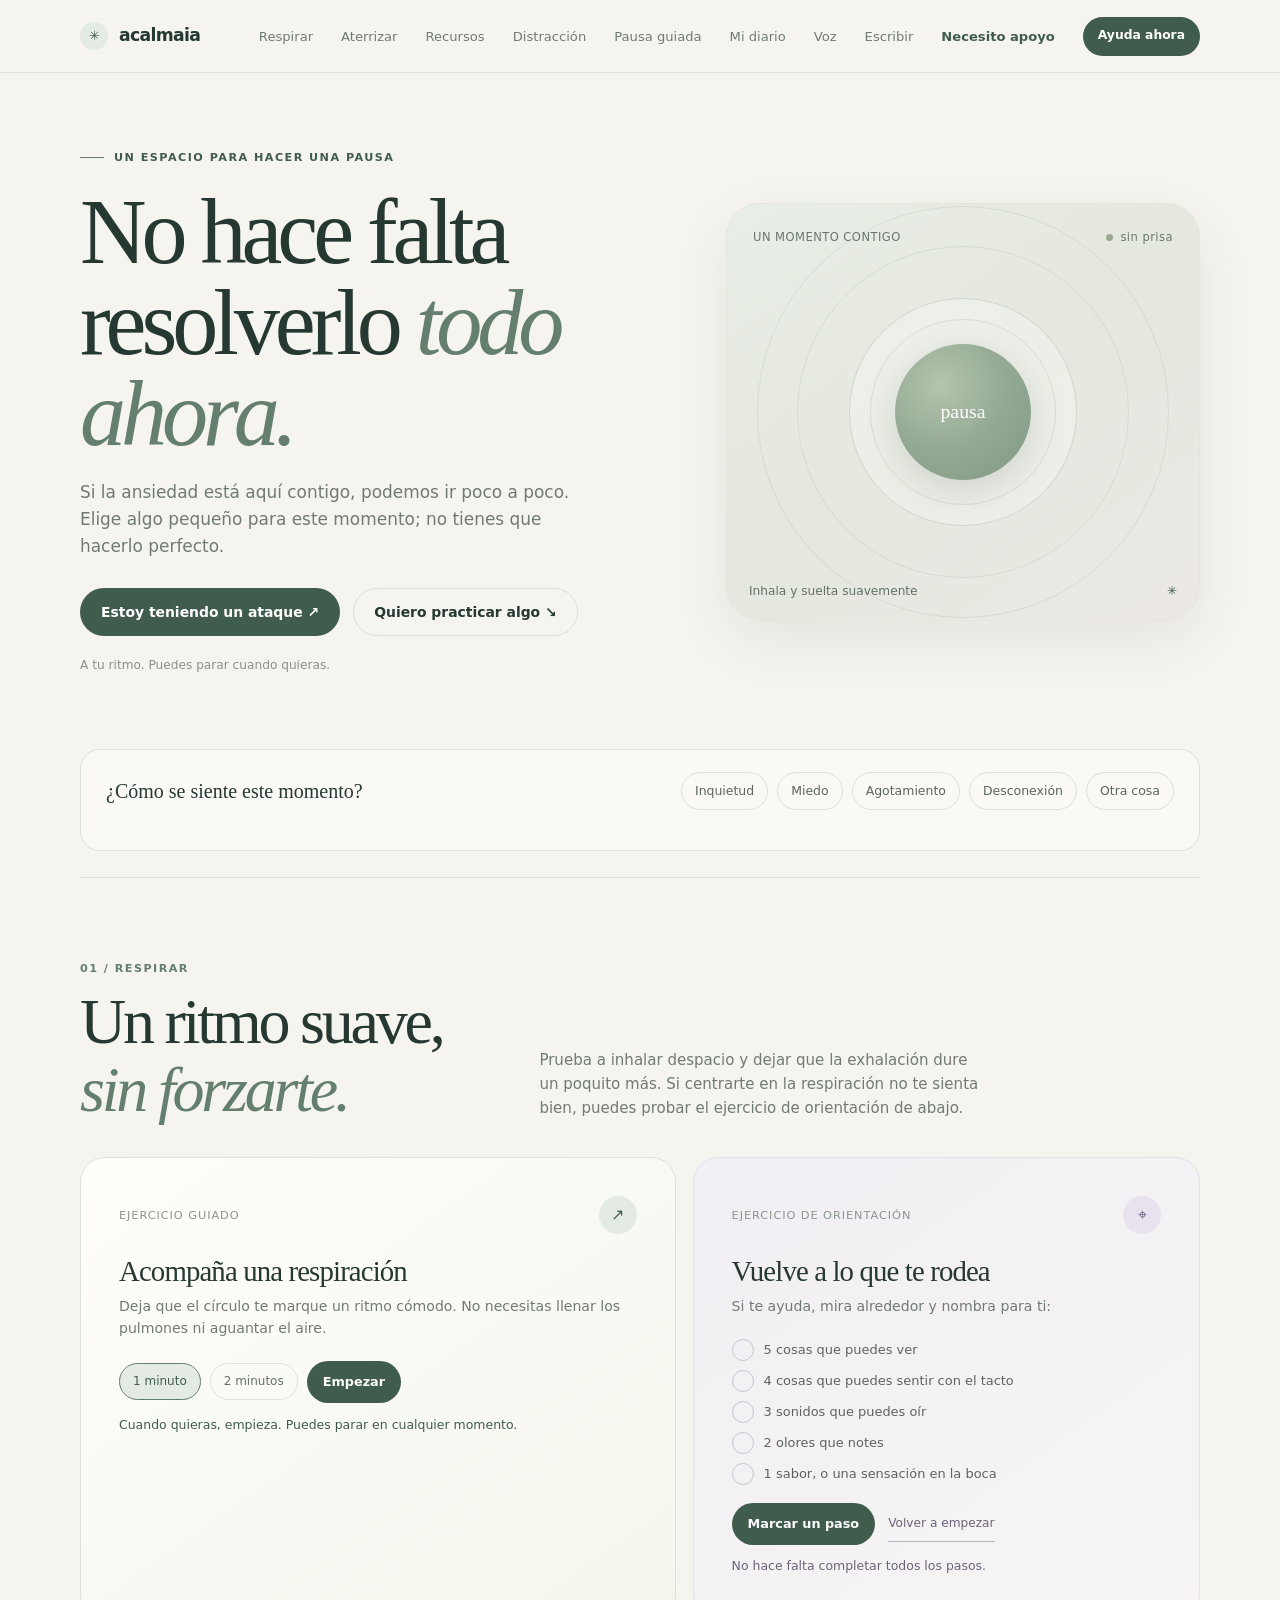
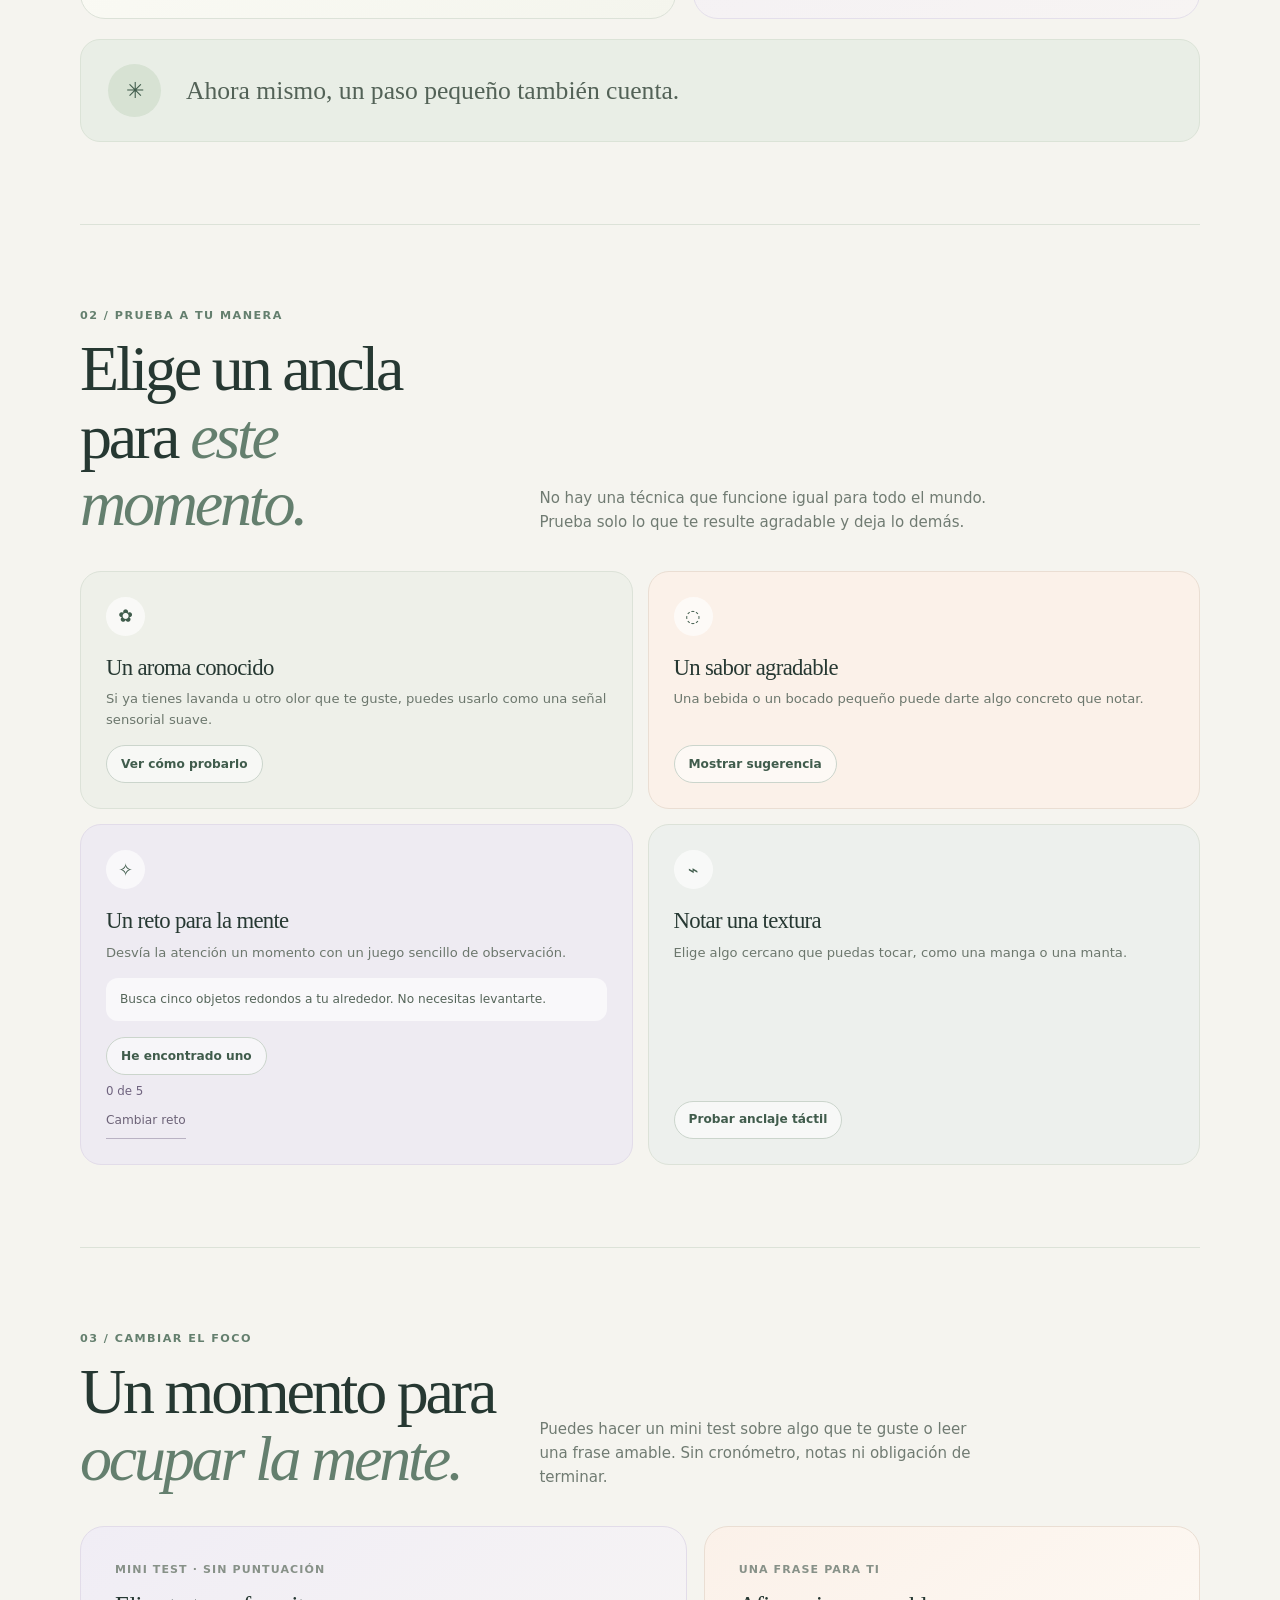
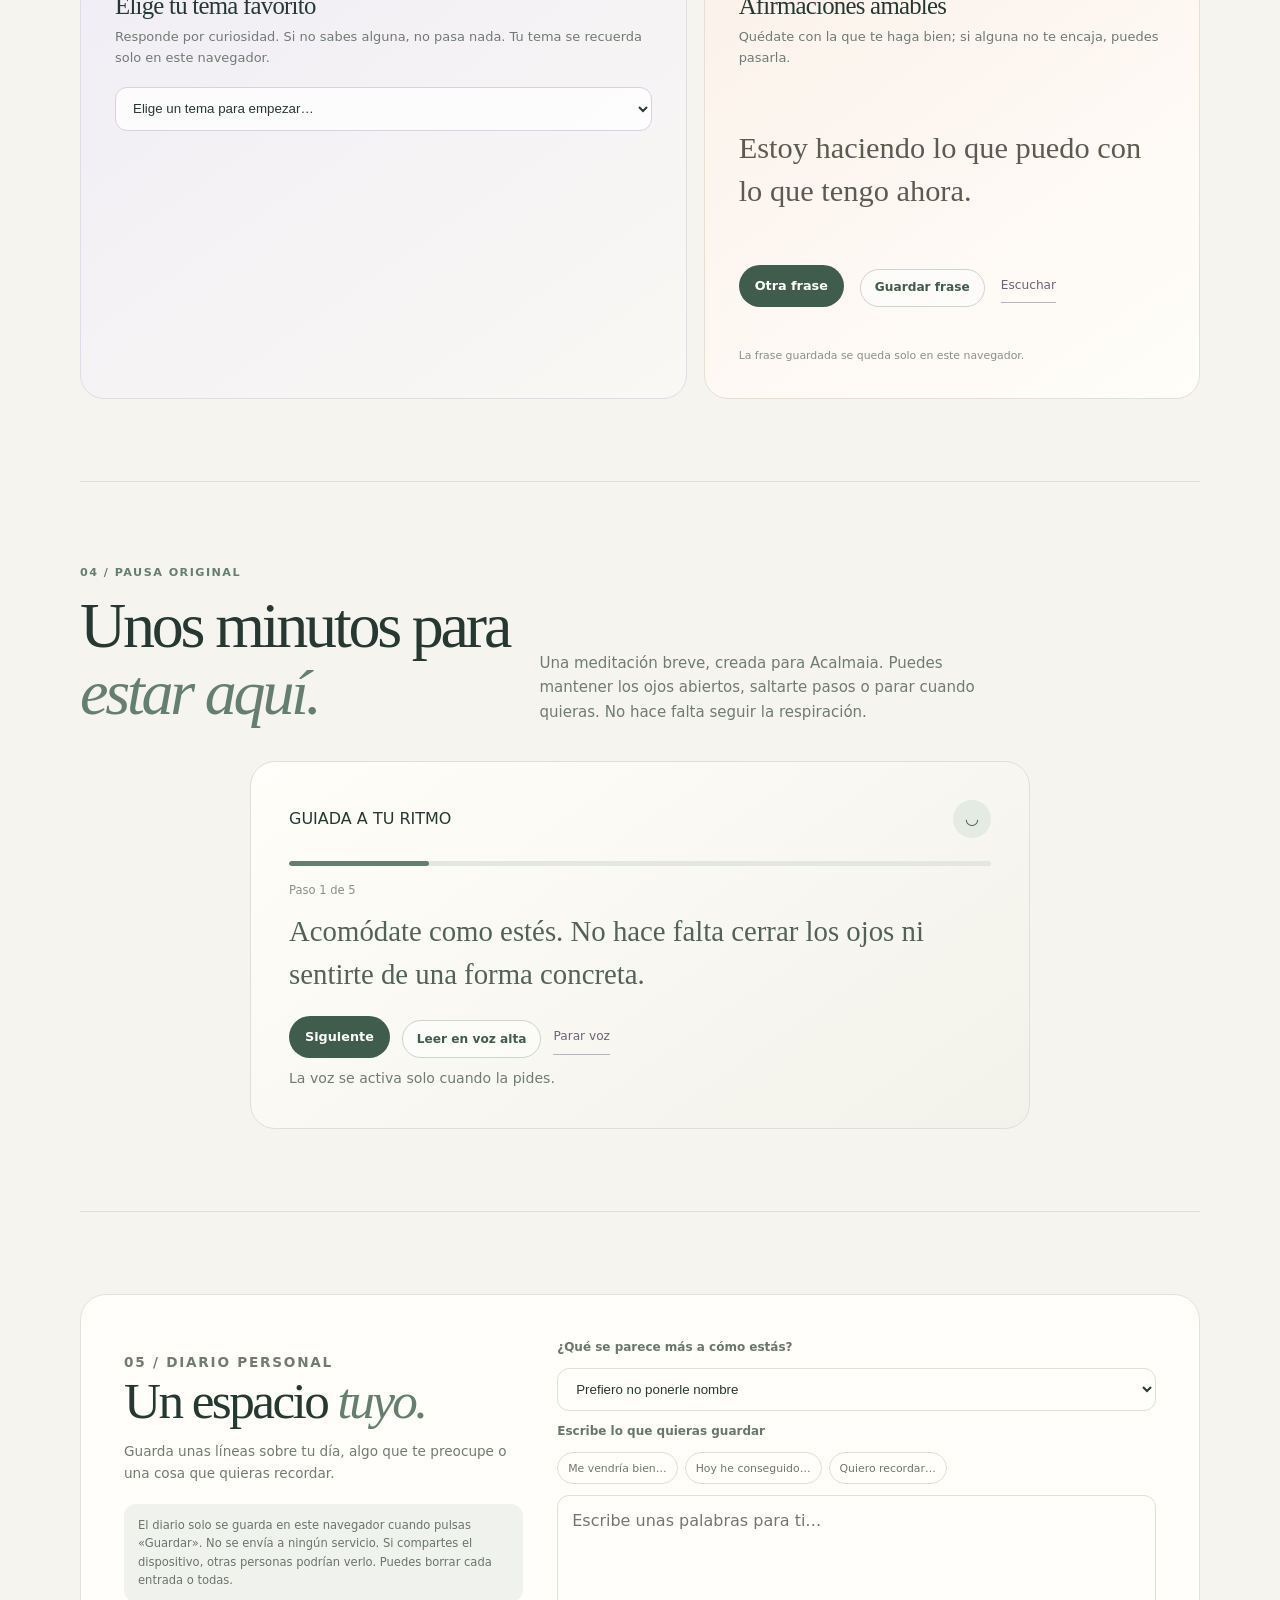
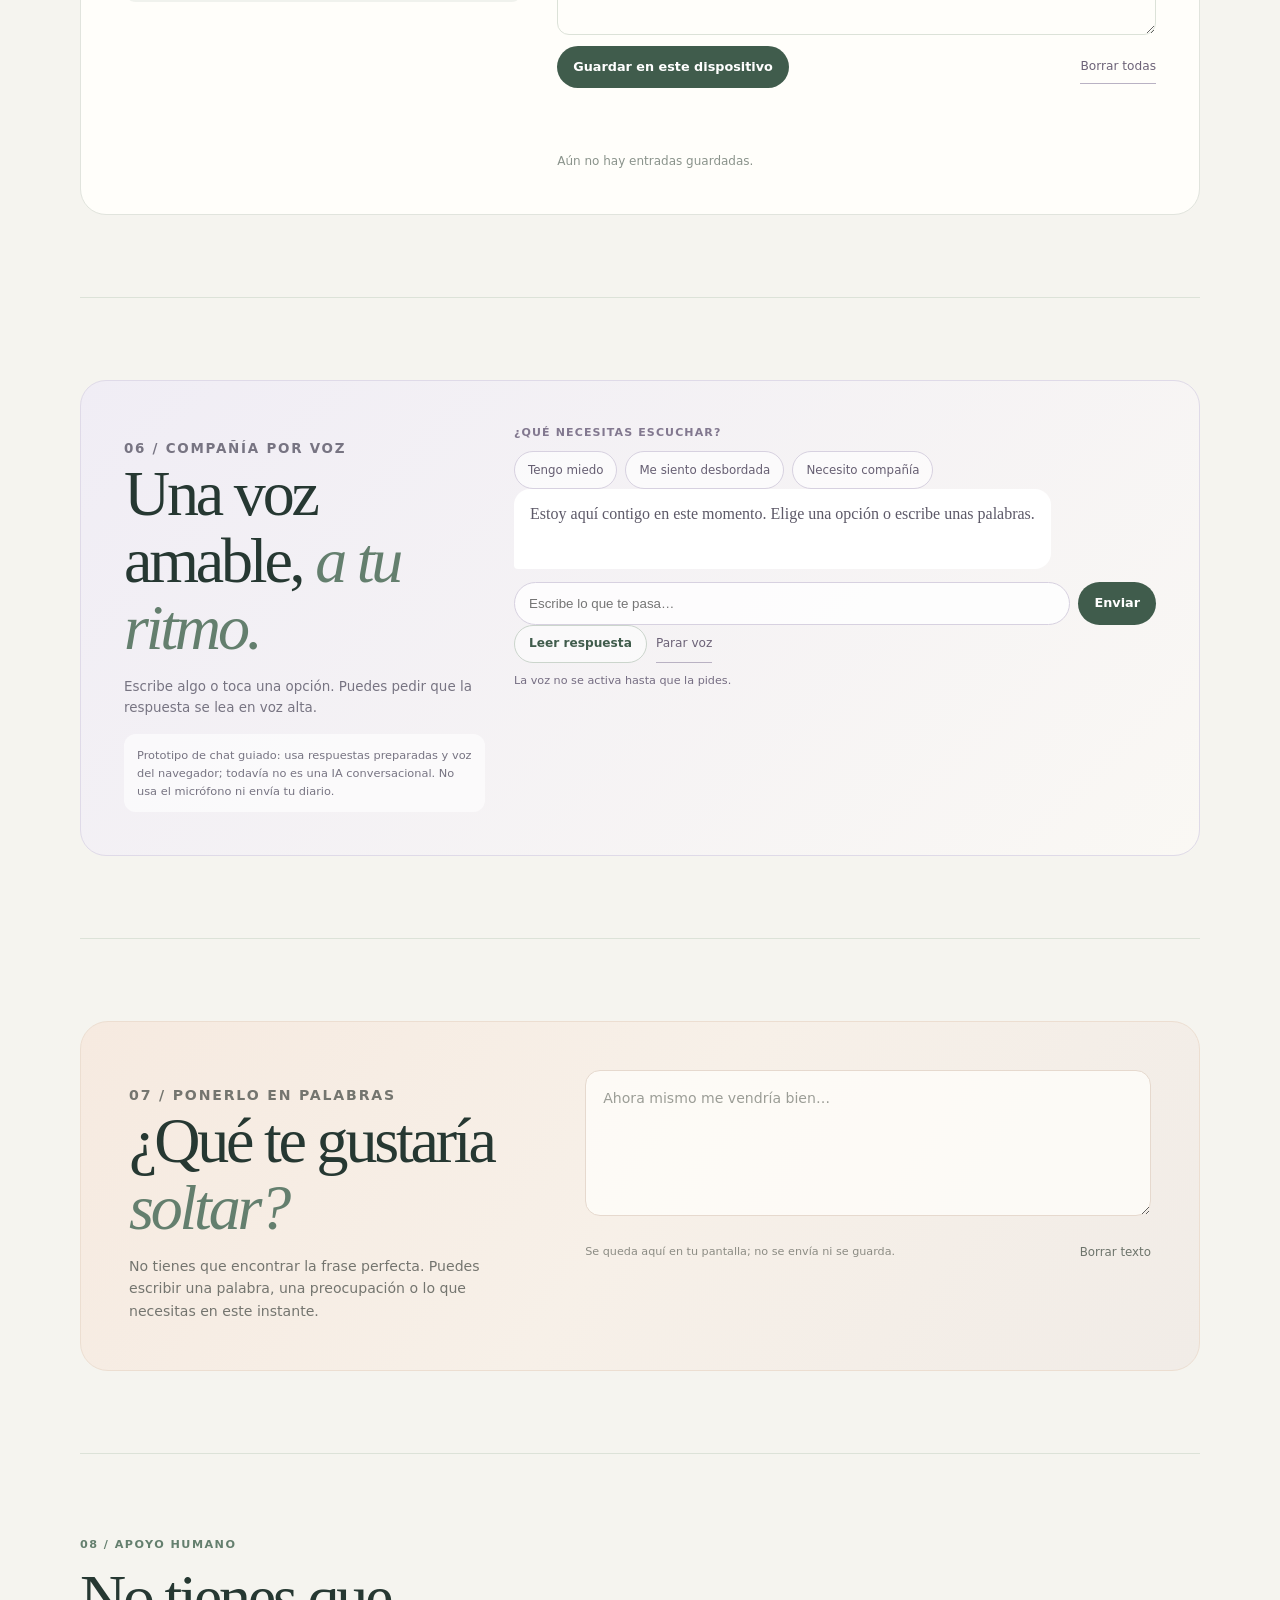
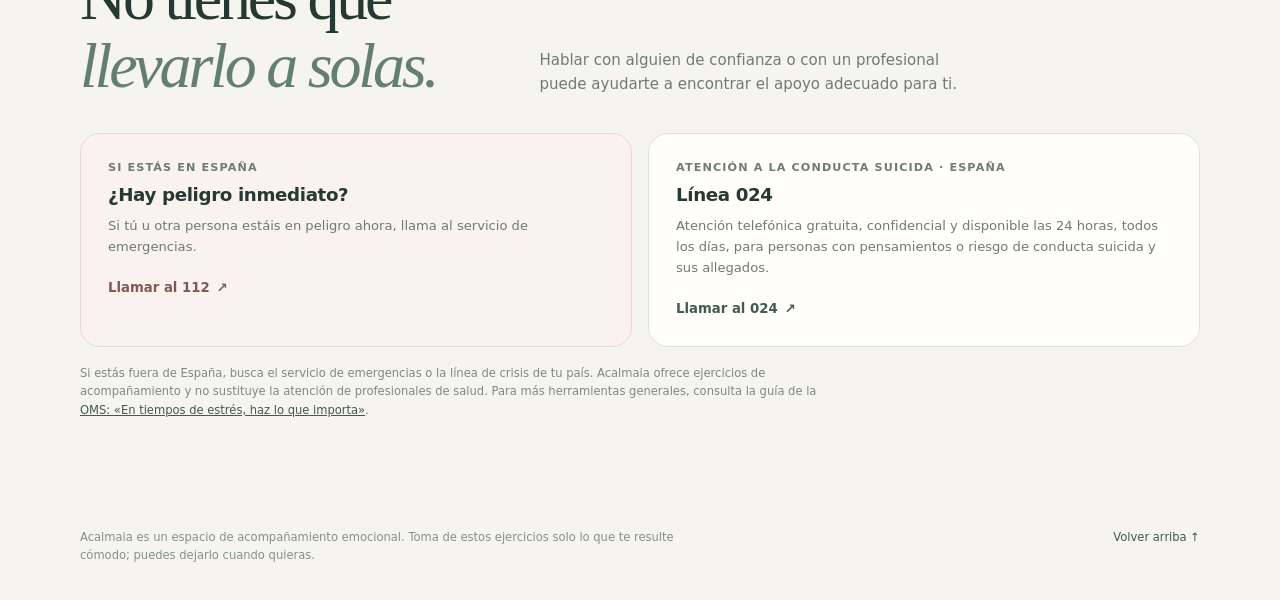
<file: calma/index.html>
<!doctype html>
<html lang="es">
<head>
  <meta charset="utf-8">
  <meta name="viewport" content="width=device-width, initial-scale=1">
  <meta name="theme-color" content="#f5f4ef">
  <meta name="description" content="Un espacio amable con ejercicios breves para acompañarte cuando sientes ansiedad o necesitas bajar el ritmo.">
  <title>Acalmaia — Un momento para ti</title>
  <style>
    :root {
      color-scheme: light;
      --paper: #f5f4ef;
      --white: #fffefa;
      --ink: #263832;
      --muted: #707b72;
      --line: #dce2d8;
      --green: #647f6e;
      --green-deep: #405c4c;
      --green-pale: #e4ebe3;
      --lavender: #e8e4ee;
      --peach: #f2e3d7;
      --shadow: 0 20px 55px rgba(48, 66, 54, .08);
      --serif: Georgia, "Times New Roman", serif;
      --sans: Inter, ui-sans-serif, system-ui, -apple-system, BlinkMacSystemFont, "Segoe UI", sans-serif;
    }

    * { box-sizing: border-box; }
    html { scroll-behavior: smooth; scroll-padding-top: 96px; }
    body { margin: 0; background: var(--paper); color: var(--ink); font-family: var(--sans); line-height: 1.6; }
    button, textarea { font: inherit; }
    button, a { -webkit-tap-highlight-color: transparent; }
    button:focus-visible, a:focus-visible, textarea:focus-visible { outline: 3px solid #a5b69f; outline-offset: 3px; }
    a { color: inherit; }
    .wrap { width: min(1120px, calc(100% - 44px)); margin: 0 auto; }

    .topbar { position: sticky; top: 0; z-index: 10; border-bottom: 1px solid rgba(220, 226, 216, .8); background: rgba(245, 244, 239, .9); backdrop-filter: blur(16px); }
    .topbar-inner { min-height: 72px; display: flex; align-items: center; justify-content: space-between; gap: 24px; }
    .brand { display: inline-flex; align-items: center; gap: 11px; font-size: 1.08rem; font-weight: 650; letter-spacing: -.04em; text-decoration: none; }
    .brand-mark { width: 28px; height: 28px; display: grid; place-items: center; border-radius: 50%; color: var(--green-deep); background: var(--green-pale); font-size: .8rem; }
    .nav { display: flex; align-items: center; gap: 28px; color: var(--muted); font-size: .82rem; }
    .nav a { text-decoration: none; transition: color .2s ease; }
    .nav a:hover { color: var(--green-deep); }
    .nav .help-link { color: var(--green-deep); font-weight: 650; }
    .header-action { min-height: 39px; padding: 0 15px; border: 0; border-radius: 999px; background: var(--green-deep); color: white; cursor: pointer; font-size: .77rem; font-weight: 700; }
    .header-action:hover { background: #324b3d; }

    .hero { display: grid; grid-template-columns: 1.08fr .92fr; gap: clamp(36px, 7vw, 92px); align-items: center; padding: 76px 0 74px; }
    .eyebrow { display: flex; align-items: center; gap: 10px; color: var(--green-deep); font-size: .7rem; font-weight: 700; letter-spacing: .13em; text-transform: uppercase; }
    .eyebrow::before { content: ""; width: 24px; height: 1px; background: var(--green); }
    h1, h2, h3, p { margin-top: 0; }
    h1 { max-width: 640px; margin: 20px 0 18px; font-family: var(--serif); font-size: clamp(3.3rem, 7.2vw, 6rem); font-weight: 400; line-height: .99; letter-spacing: -.055em; }
    h1 em { color: var(--green); font-weight: 400; }
    .hero-copy { max-width: 490px; color: var(--muted); font-size: 1.06rem; }
    .hero-actions { display: flex; align-items: center; gap: 13px; flex-wrap: wrap; margin-top: 28px; }
    .button { display: inline-flex; justify-content: center; align-items: center; min-height: 48px; padding: 0 20px; border: 1px solid transparent; border-radius: 999px; cursor: pointer; text-decoration: none; font-size: .87rem; font-weight: 650; transition: transform .2s ease, background .2s ease, border-color .2s ease; }
    .button:hover { transform: translateY(-2px); }
    .button-primary { background: var(--green-deep); color: white; }
    .button-primary:hover { background: #324b3d; }
    .button-quiet { border-color: var(--line); background: transparent; color: var(--ink); }
    .button-quiet:hover { border-color: #aab9aa; background: var(--white); }
    .soft-note { margin: 20px 0 0; color: #8a9188; font-size: .76rem; }

    .breath-card { position: relative; min-height: 418px; display: grid; place-items: center; overflow: hidden; border: 1px solid #e4e6dc; border-radius: 34px; background: linear-gradient(145deg, #e9eee6 0%, #e4e8df 47%, #ece8e4 100%); box-shadow: var(--shadow); }
    .breath-card::before, .breath-card::after { content: ""; position: absolute; border: 1px solid rgba(92, 119, 98, .12); border-radius: 50%; }
    .breath-card::before { width: 410px; height: 410px; }
    .breath-card::after { width: 330px; height: 330px; }
    .card-caption { position: absolute; top: 24px; left: 26px; right: 26px; display: flex; align-items: center; justify-content: space-between; color: #69776c; font-size: .72rem; letter-spacing: .04em; }
    .card-caption span:last-child { display: inline-flex; align-items: center; gap: 7px; }
    .spark { width: 7px; height: 7px; border-radius: 50%; background: #9baa92; }
    .breath-orbit { position: relative; z-index: 1; width: min(228px, 58vw); aspect-ratio: 1; display: grid; place-items: center; border: 1px solid rgba(73, 102, 80, .17); border-radius: 50%; background: rgba(255, 254, 250, .3); }
    .breath-orbit::before { content: ""; position: absolute; inset: 20px; border: 1px solid rgba(73, 102, 80, .13); border-radius: 50%; }
    .breath-orb { width: 136px; aspect-ratio: 1; display: grid; place-items: center; border-radius: 50%; background: radial-gradient(circle at 34% 30%, #b5c4ad 0, #93a994 50%, #819884 100%); box-shadow: 0 12px 36px rgba(72, 97, 76, .18); transition: transform 4s ease-in-out; }
    .breath-orb span { color: white; font-family: var(--serif); font-size: 1.24rem; }
    .breath-card.is-breathing .breath-orb.inhale { transform: scale(1.28); transition-duration: 4s; }
    .breath-card.is-breathing .breath-orb.exhale { transform: scale(.86); transition-duration: 6s; }
    .breath-card.is-breathing .breath-orb.pause { transform: scale(1); transition-duration: .4s; }
    .card-bottom { position: absolute; right: 22px; bottom: 19px; left: 22px; display: flex; justify-content: space-between; align-items: center; color: #647166; font-size: .76rem; }
    .card-bottom b { color: var(--green-deep); font-weight: 650; }

    .checkin { display: flex; flex-wrap: wrap; align-items: center; justify-content: space-between; gap: 18px; margin: 0 0 26px; padding: 22px 25px; border: 1px solid var(--line); border-radius: 20px; background: rgba(255, 254, 250, .6); }
    .checkin-label { margin: 0 14px 0 0; font-family: var(--serif); font-size: 1.25rem; }
    .moods { display: flex; flex-wrap: wrap; gap: 9px; }
    .mood { padding: 8px 13px; border: 1px solid var(--line); border-radius: 999px; background: transparent; color: #59675d; cursor: pointer; font-size: .78rem; transition: all .2s ease; }
    .mood:hover, .mood[aria-pressed="true"] { border-color: #9cab98; background: var(--green-pale); color: var(--green-deep); }
    .checkin-response { width: 100%; min-height: 0; margin: 0; color: var(--green-deep); font-size: .83rem; }

    .section { padding: 82px 0; border-top: 1px solid var(--line); }
    .section-heading { display: grid; grid-template-columns: .65fr 1fr; gap: 30px; align-items: end; margin-bottom: 34px; }
    .section-index { margin-bottom: 10px; color: var(--green); font-size: .7rem; font-weight: 700; letter-spacing: .13em; text-transform: uppercase; }
    h2 { max-width: 620px; margin-bottom: 0; font-family: var(--serif); font-size: clamp(2.5rem, 5vw, 4rem); font-weight: 400; letter-spacing: -.05em; line-height: 1.05; }
    h2 em { color: var(--green); font-weight: 400; }
    .section-intro { max-width: 450px; margin-bottom: 3px; color: var(--muted); font-size: .94rem; }
    .practice-grid { display: grid; grid-template-columns: 1.08fr .92fr; gap: 17px; align-items: stretch; }
    .practice { padding: clamp(24px, 4vw, 38px); border: 1px solid var(--line); border-radius: 25px; background: var(--white); }
    .practice-breath { background: linear-gradient(145deg, #fffefa, #f4f5ed); }
    .practice-ground { background: linear-gradient(145deg, #f2eff5, #f7f4f3); border-color: #e4dfeb; }
    .practice-top { display: flex; justify-content: space-between; align-items: center; gap: 14px; margin-bottom: 21px; }
    .practice-top .number { color: #8a978c; font-size: .71rem; letter-spacing: .08em; }
    .icon { width: 38px; height: 38px; display: grid; place-items: center; border-radius: 50%; background: var(--green-pale); color: var(--green-deep); font-size: 1rem; }
    .practice-ground .icon { background: #e7e2ed; color: #6f637f; }
    h3 { margin-bottom: 8px; font-family: var(--serif); font-size: 1.8rem; font-weight: 400; letter-spacing: -.03em; line-height: 1.12; }
    .practice p { color: var(--muted); font-size: .88rem; }
    .breathing-controls { display: flex; flex-wrap: wrap; align-items: center; gap: 9px; margin: 21px 0 12px; }
    .duration-choice { min-height: 37px; padding: 0 13px; border: 1px solid var(--line); border-radius: 999px; background: transparent; color: #637166; cursor: pointer; font-size: .75rem; }
    .duration-choice[aria-pressed="true"] { border-color: var(--green); background: var(--green-pale); color: var(--green-deep); }
    .mini-button { min-height: 42px; padding: 0 16px; border: 0; border-radius: 999px; background: var(--green-deep); color: white; cursor: pointer; font-size: .8rem; font-weight: 650; }
    .mini-button:hover { background: #324b3d; }
    .mini-button:disabled { opacity: .55; cursor: default; }
    .breath-status { min-height: 24px; margin: 10px 0 0 !important; color: var(--green-deep) !important; font-size: .78rem !important; }

    .ground-list { display: grid; gap: 9px; margin: 22px 0 18px; padding: 0; list-style: none; }
    .ground-item { display: flex; align-items: center; gap: 10px; color: #5e6362; font-size: .81rem; }
    .ground-item::before { content: ""; flex: 0 0 auto; width: 20px; height: 20px; display: grid; place-items: center; border: 1px solid #c9c5d2; border-radius: 50%; color: white; font-size: .65rem; }
    .ground-item.done { color: #797985; text-decoration: line-through; text-decoration-color: #aaa5b1; }
    .ground-item.done::before { content: "✓"; border-color: #8d809d; background: #8d809d; }
    .ground-controls { display: flex; align-items: center; gap: 13px; }
    .text-button { padding: 7px 0; border: 0; border-bottom: 1px solid #b9b2c3; background: none; color: #6d6378; cursor: pointer; font-size: .76rem; }
    .ground-status { min-height: 24px; margin: 11px 0 0 !important; color: #6d6378 !important; font-size: .78rem !important; }

    .journal { display: grid; grid-template-columns: .85fr 1.15fr; gap: 38px; padding: clamp(27px, 5vw, 48px); border: 1px solid #ecded1; border-radius: 28px; background: linear-gradient(125deg, #f6eae0 0%, #f7f0e8 50%, #f1ece7 100%); }
    .journal-copy p { max-width: 365px; margin: 14px 0 0; color: #74756f; font-size: .88rem; }
    .journal-content textarea { width: 100%; min-height: 146px; resize: vertical; padding: 16px 17px; border: 1px solid #e6d9ce; border-radius: 15px; background: rgba(255, 254, 250, .78); color: var(--ink); font-size: .88rem; line-height: 1.65; }
    .journal-content textarea::placeholder { color: #9b9d96; }
    .journal-actions { display: flex; justify-content: space-between; align-items: center; gap: 14px; margin-top: 12px; }
    .journal-hint { margin: 0; color: #8c8c84; font-size: .7rem; }
    .journal-clear { padding: 7px 0; border: 0; background: none; color: #6d746b; cursor: pointer; font-size: .74rem; }

    .reminder { display: grid; grid-template-columns: 58px 1fr; align-items: center; gap: 20px; margin-top: 20px; padding: 24px 27px; border: 1px solid #dbe3d7; border-radius: 20px; background: #e9eee6; }
    .reminder-icon { width: 53px; height: 53px; display: grid; place-items: center; border-radius: 50%; background: #d7e2d3; color: var(--green-deep); font-family: var(--serif); font-size: 1.35rem; }
    .reminder p { margin: 0; color: #536257; font-family: var(--serif); font-size: clamp(1.2rem, 2vw, 1.62rem); line-height: 1.3; }

    .support { display: grid; grid-template-columns: 1fr 1fr; gap: 16px; }
    .support-card { padding: 25px 27px; border: 1px solid var(--line); border-radius: 20px; background: var(--white); }
    .support-card.urgent { border-color: #e8d8d5; background: #faf2ef; }
    .support-card .label { margin: 0 0 8px; color: var(--muted); font-size: .7rem; font-weight: 700; letter-spacing: .1em; text-transform: uppercase; }
    .support-card h3 { margin-bottom: 10px; font-family: var(--sans); font-size: 1.14rem; font-weight: 650; letter-spacing: -.02em; }
    .support-card p { margin-bottom: 17px; color: #707a72; font-size: .82rem; }
    .support-card a { display: inline-flex; align-items: center; gap: 7px; color: var(--green-deep); font-size: .83rem; font-weight: 700; text-decoration: none; }
    .support-card.urgent a { color: #815853; }
    .support-note { max-width: 740px; margin: 17px 0 0; color: #818880; font-size: .72rem; }
    .support-note a { color: var(--green-deep); }

    .resource-grid { display: grid; grid-template-columns: repeat(2, 1fr); gap: 15px; }
    .resource-card { min-height: 238px; display: flex; flex-direction: column; align-items: flex-start; padding: 25px; border: 1px solid var(--line); border-radius: 21px; background: var(--white); }
    .resource-card:nth-child(1) { background: #eef0e9; }
    .resource-card:nth-child(2) { background: #fbf1e9; border-color: #eaded3; }
    .resource-card:nth-child(3) { background: #eeebf2; border-color: #e2dce9; }
    .resource-card:nth-child(4) { background: #edf0ed; }
    .resource-icon { width: 39px; height: 39px; display: grid; place-items: center; margin-bottom: 19px; border-radius: 50%; background: rgba(255,255,255,.65); color: var(--green-deep); font-size: 1.1rem; }
    .resource-card h3 { margin-bottom: 8px; font-size: 1.42rem; }
    .resource-card p { margin-bottom: 15px; color: #6c776d; font-size: .82rem; }
    .resource-detail { width: 100%; margin: 0 0 16px !important; padding: 12px 14px; border-radius: 12px; background: rgba(255,255,255,.65); color: #56665a !important; font-size: .76rem !important; }
    .resource-detail a { color: var(--green-deep); }
    .resource-action { min-height: 38px; margin-top: auto; padding: 0 14px; border: 1px solid #cbd5cc; border-radius: 999px; background: rgba(255,255,255,.58); color: var(--green-deep); cursor: pointer; font-size: .76rem; font-weight: 650; }
    .resource-action:hover { background: white; }
    .game-count { min-height: 22px; margin: 7px 0 0 !important; color: #6f637f !important; font-size: .74rem !important; }

    .diary-shell { display: grid; grid-template-columns: .8fr 1.2fr; gap: 34px; padding: clamp(25px, 5vw, 43px); border: 1px solid #e1e4dd; border-radius: 26px; background: var(--white); }
    .diary-intro h2 { font-size: clamp(2.3rem, 4vw, 3.5rem); }
    .diary-intro p { margin: 14px 0 0; color: var(--muted); font-size: .85rem; }
    .diary-privacy { margin-top: 19px !important; padding: 12px 14px; border-radius: 12px; background: #f0f2ed; color: #6a756c !important; font-size: .72rem !important; }
    .diary-form { display: grid; gap: 11px; }
    .diary-form label { color: #69766c; font-size: .75rem; font-weight: 650; }
    .diary-form select, .diary-form textarea { width: 100%; padding: 12px 14px; border: 1px solid var(--line); border-radius: 12px; background: #fffefa; color: var(--ink); }
    .diary-form textarea { min-height: 140px; resize: vertical; line-height: 1.6; }
    .prompt-buttons { display: flex; flex-wrap: wrap; gap: 7px; }
    .prompt-chip { min-height: 32px; padding: 0 10px; border: 1px solid var(--line); border-radius: 999px; background: transparent; color: #6c786e; cursor: pointer; font-size: .68rem; }
    .prompt-chip:hover { background: var(--green-pale); }
    .diary-actions { display: flex; justify-content: space-between; align-items: center; gap: 12px; flex-wrap: wrap; }
    .diary-status { min-height: 20px; margin: 0; color: var(--green-deep); font-size: .74rem; }
    .diary-entries { display: grid; gap: 10px; margin-top: 20px; }
    .diary-entry { padding: 15px 16px; border: 1px solid #e4e7e0; border-radius: 14px; background: #fbfcf8; }
    .diary-entry-head { display: flex; justify-content: space-between; align-items: center; gap: 12px; margin-bottom: 7px; }
    .diary-entry time { color: #879188; font-size: .66rem; }
    .diary-entry-mood { color: var(--green-deep); font-size: .7rem; font-weight: 650; }
    .diary-entry p { margin: 0; color: #59675d; font-size: .81rem; white-space: pre-wrap; overflow-wrap: anywhere; }
    .diary-delete { margin-top: 10px; padding: 5px 0; border: 0; border-bottom: 1px solid #d6dcd4; background: transparent; color: #718074; cursor: pointer; font-size: .68rem; }
    .diary-empty { margin: 13px 0 0; color: #8a938b; font-size: .75rem; }

    .voice-shell { display: grid; grid-template-columns: .72fr 1.28fr; gap: 29px; padding: clamp(25px, 5vw, 43px); border: 1px solid #dfdae8; border-radius: 26px; background: linear-gradient(135deg, #f0edf5, #faf8f4); }
    .voice-intro p { margin: 14px 0 0; color: #777482; font-size: .84rem; }
    .voice-prototype-note { margin-top: 15px !important; padding: 12px 13px; border-radius: 12px; background: rgba(255,255,255,.65); font-size: .71rem !important; }
    .voice-chat { display: flex; flex-direction: column; align-items: flex-start; }
    .voice-label { margin-bottom: 9px; color: #82788f; font-size: .69rem; font-weight: 700; letter-spacing: .1em; text-transform: uppercase; }
    .voice-options { display: flex; flex-wrap: wrap; gap: 8px; }
    .voice-choice { min-height: 38px; padding: 0 13px; border: 1px solid #d7d1e0; border-radius: 999px; background: rgba(255,255,255,.65); color: #665e72; cursor: pointer; font-size: .74rem; }
    .voice-choice:hover, .voice-choice[aria-pressed="true"] { background: #e5e0ed; border-color: #b9aec8; color: #514760; }
    .voice-response { min-height: 80px; width: 100%; margin: 16px 0 12px; padding: 16px 18px; border-radius: 16px 16px 16px 4px; background: white; color: #5d5968; font-family: var(--serif); font-size: 1.15rem; line-height: 1.5; }
    .voice-controls { display: flex; gap: 9px; flex-wrap: wrap; }
    .voice-status { min-height: 18px; margin: 9px 0 0; color: #756d82; font-size: .7rem; }
    .meditation-card { max-width: 780px; margin: 0 auto; background: linear-gradient(145deg, #fffefa, #f2f2ea); }
    .meditation-top { display: flex; justify-content: space-between; align-items: center; gap: 14px; margin-bottom: 23px; }
    .meditation-progress { height: 5px; overflow: hidden; border-radius: 999px; background: #e3e7de; }
    .meditation-progress span { display: block; width: 20%; height: 100%; border-radius: inherit; background: var(--green); transition: width .3s ease; }
    .meditation-count { margin: 15px 0 11px !important; color: #879188 !important; font-size: .72rem !important; }
    .meditation-prompt { min-height: 82px; margin: 0 !important; color: #536257 !important; font-family: var(--serif); font-size: clamp(1.3rem, 3vw, 1.8rem) !important; line-height: 1.5; }
    .meditation-controls { display: flex; align-items: center; flex-wrap: wrap; gap: 12px; margin-top: 20px; }
    .attention-shell { display: grid; grid-template-columns: 1.1fr .9fr; gap: 17px; align-items: stretch; }
    .quiz-card, .affirmation-card { padding: clamp(23px, 4vw, 34px); border: 1px solid var(--line); border-radius: 24px; background: var(--white); }
    .quiz-card { background: linear-gradient(145deg, #f0edf5, #faf8f4); border-color: #e2dce9; }
    .affirmation-card { display: flex; flex-direction: column; background: linear-gradient(145deg, #fbf1e9, #fffefa); border-color: #eaded3; }
    .attention-label { margin: 0 0 13px; color: #879188; font-size: .69rem; font-weight: 700; letter-spacing: .1em; text-transform: uppercase; }
    .quiz-card h3, .affirmation-card h3 { font-size: 1.55rem; }
    .quiz-help, .affirmation-help { margin: 0 0 18px; color: var(--muted); font-size: .81rem; }
    .topic-select { width: 100%; min-height: 44px; margin-bottom: 19px; padding: 0 13px; border: 1px solid #d7d1e0; border-radius: 12px; background: rgba(255,255,255,.8); color: var(--ink); }
    .quiz-progress { margin: 0 0 8px; color: #82788f; font-size: .7rem; }
    .quiz-question { min-height: 56px; margin: 0 0 13px; color: #4f4b5a; font-family: var(--serif); font-size: 1.22rem; line-height: 1.4; }
    .quiz-answers { display: grid; gap: 8px; }
    .quiz-answer { min-height: 42px; padding: 9px 13px; border: 1px solid #d7d1e0; border-radius: 12px; background: rgba(255,255,255,.72); color: #5d5968; cursor: pointer; text-align: left; font-size: .78rem; }
    .quiz-answer:hover:not(:disabled) { border-color: #b9aec8; background: #f3f0f6; }
    .quiz-answer:disabled { cursor: default; }
    .quiz-answer.is-correct { border-color: #9cab98; background: var(--green-pale); color: var(--green-deep); }
    .quiz-feedback { min-height: 42px; margin: 12px 0 0 !important; color: #625c6d !important; font-size: .77rem !important; }
    .quiz-next { margin-top: 8px; }
    .affirmation-quote { flex: 1; display: flex; align-items: center; min-height: 150px; margin: 8px 0 20px; color: #5c5b50; font-family: var(--serif); font-size: clamp(1.45rem, 3vw, 1.9rem); line-height: 1.42; }
    .affirmation-controls { display: flex; flex-wrap: wrap; align-items: center; gap: 10px 16px; }
    .affirmation-status { min-height: 19px; margin: 10px 0 0 !important; color: var(--green-deep) !important; font-size: .72rem !important; }
    .affirmation-note { margin: 11px 0 0 !important; color: #8a9188 !important; font-size: .68rem !important; }
    .voice-log { display: grid; gap: 8px; width: 100%; max-height: 220px; overflow: auto; }
    .voice-response, .voice-user { width: fit-content; max-width: 92%; margin: 0; padding: 13px 16px; border-radius: 16px 16px 16px 4px; background: white; color: #5d5968; font-family: var(--serif); font-size: 1rem; line-height: 1.5; white-space: pre-wrap; overflow-wrap: anywhere; }
    .voice-user { justify-self: end; border-radius: 16px 16px 4px 16px; background: #e4e0eb; color: #5e566e; font-family: var(--sans); font-size: .8rem; }
    .voice-form { display: flex; gap: 8px; width: 100%; margin-top: 13px; }
    .voice-form input { min-width: 0; flex: 1; min-height: 43px; padding: 0 14px; border: 1px solid #d7d1e0; border-radius: 999px; background: rgba(255,255,255,.8); color: var(--ink); }
    .voice-form .mini-button { flex: 0 0 auto; }

    footer { padding: 27px 0 35px; color: #869087; font-size: .72rem; }
    .footer-inner { display: flex; justify-content: space-between; align-items: flex-start; gap: 18px; }
    footer p { max-width: 600px; margin: 0; }
    .back-top { flex: 0 0 auto; color: var(--green-deep); text-decoration: none; }
    .now-dialog { width: min(650px, calc(100% - 28px)); max-height: min(820px, calc(100dvh - 28px)); padding: 0; overflow: auto; border: 1px solid #dce2d8; border-radius: 28px; background: var(--paper); color: var(--ink); box-shadow: 0 28px 90px rgba(28, 42, 33, .25); }
    .now-dialog::backdrop { background: rgba(30, 43, 36, .54); backdrop-filter: blur(4px); }
    .now-dialog[open] { display: flex; flex-direction: column; }
    .now-header { display: flex; align-items: center; justify-content: space-between; gap: 18px; padding: 23px 27px; border-bottom: 1px solid var(--line); }
    .now-brand { display: flex; align-items: center; gap: 11px; font-weight: 650; }
    .now-close { width: 40px; height: 40px; display: grid; place-items: center; border: 1px solid var(--line); border-radius: 50%; background: transparent; color: var(--ink); cursor: pointer; font-size: 1.15rem; }
    .now-body { padding: clamp(26px, 6vw, 44px); }
    .now-kicker { margin-bottom: 10px; color: var(--green-deep); font-size: .68rem; font-weight: 750; letter-spacing: .13em; text-transform: uppercase; }
    .now-count { margin: 0 0 14px; color: var(--muted); font-size: .76rem; }
    .now-title { margin: 0 0 13px; font-family: var(--serif); font-size: clamp(2.35rem, 7vw, 3.4rem); font-weight: 400; line-height: 1.05; letter-spacing: -.045em; }
    .now-copy { max-width: 520px; margin: 0; color: #626f65; font-size: .98rem; line-height: 1.75; }
    .now-message { margin: 20px 0 0; padding: 16px 18px; border-left: 2px solid var(--green); border-radius: 0 12px 12px 0; background: var(--white); color: #536257; font-family: var(--serif); font-size: 1.14rem; }
    .now-copy-status { min-height: 20px; margin: 8px 0 0; color: var(--green-deep); font-size: .74rem; }
    .now-navigation { display: flex; justify-content: space-between; align-items: center; gap: 12px; margin-top: 29px; }
    .now-safety { margin: 0; padding: 17px 20px; border-top: 1px solid #eadbd5; background: #faf2ef; color: #795e58; font-size: .75rem; line-height: 1.6; }
    .now-safety a { color: #76524c; font-weight: 750; }
    .now-copy-button { margin-top: 12px; padding: 8px 0; border: 0; border-bottom: 1px solid #a8b4a7; background: none; color: var(--green-deep); cursor: pointer; font-size: .76rem; font-weight: 650; }
    .sr-only { position: absolute; width: 1px; height: 1px; padding: 0; margin: -1px; overflow: hidden; clip: rect(0, 0, 0, 0); white-space: nowrap; border: 0; }
    .skip-link { position: absolute; top: 8px; left: -9999px; z-index: 20; padding: 9px 13px; border-radius: 8px; background: var(--ink); color: white; }
    .skip-link:focus { left: 12px; }

    @media (max-width: 820px) {
      .hero { grid-template-columns: 1fr; padding-top: 56px; }
      .hero-text { max-width: 680px; }
      .breath-card { min-height: 360px; }
      .nav { gap: 10px; }
      .nav a:not(.help-link) { display: none; }
      .section-heading { grid-template-columns: 1fr; gap: 16px; }
      .section-intro { max-width: 600px; }
      .practice-grid { grid-template-columns: 1fr; }
      .journal { grid-template-columns: 1fr; gap: 24px; }
      .diary-shell, .voice-shell { grid-template-columns: 1fr; gap: 23px; }
      .attention-shell { grid-template-columns: 1fr; }
    }
    @media (max-width: 620px) {
      .wrap { width: min(100% - 32px, 520px); }
      .topbar-inner { min-height: 64px; }
      .nav { gap: 10px; font-size: .74rem; }
      .nav a:not(.help-link) { display: none; }
      .header-action { min-height: 37px; padding: 0 12px; font-size: .73rem; }
      .hero { gap: 33px; padding: 48px 0 54px; }
      h1 { font-size: clamp(3.1rem, 16vw, 4.6rem); }
      .hero-copy { font-size: .98rem; }
      .breath-card { min-height: 320px; border-radius: 26px; }
      .card-caption { top: 18px; left: 18px; right: 18px; }
      .card-bottom { right: 16px; left: 16px; bottom: 15px; }
      .checkin { align-items: flex-start; padding: 19px; }
      .moods { gap: 7px; }
      .mood { padding: 7px 10px; font-size: .73rem; }
      .section { padding: 64px 0; }
      .section-heading { margin-bottom: 25px; }
      .support { grid-template-columns: 1fr; }
      .resource-grid { grid-template-columns: 1fr; }
      .resource-card { min-height: auto; padding: 21px; }
      .diary-shell, .voice-shell { padding: 23px 19px; }
      .reminder { grid-template-columns: 44px 1fr; gap: 14px; padding: 19px; }
      .reminder-icon { width: 42px; height: 42px; }
      .journal { padding: 24px 20px; }
      .footer-inner { flex-direction: column; }
      .now-dialog { width: calc(100% - 12px); max-height: calc(100dvh - 12px); border-radius: 22px; }
      .now-header { padding: 17px 19px; }
      .now-body { padding: 27px 22px; }
      .now-navigation .button { padding: 0 16px; }
    }
    @media (prefers-reduced-motion: reduce) {
      *, *::before, *::after { scroll-behavior: auto !important; animation-duration: .01ms !important; animation-iteration-count: 1 !important; transition-duration: .01ms !important; }
    }
  </style>
</head>
<body>
  <a class="skip-link" href="#contenido">Saltar al contenido</a>
  <header class="topbar">
    <div class="wrap topbar-inner">
      <a class="brand" href="#inicio" aria-label="Acalmaia, volver al inicio"><span class="brand-mark" aria-hidden="true">✳</span><span>acalmaia</span></a>
      <nav class="nav" aria-label="Navegación principal">
        <a href="#respirar">Respirar</a>
        <a href="#aterrizar">Aterrizar</a>
        <a href="#recursos">Recursos</a>
        <a href="#atencion">Distracción</a>
        <a href="#meditacion">Pausa guiada</a>
        <a href="#diario">Mi diario</a>
        <a href="#voz">Voz</a>
        <a href="#escribir">Escribir</a>
        <a class="help-link" href="#apoyo">Necesito apoyo</a>
        <button class="header-action" id="open-now-top" type="button">Ayuda ahora</button>
      </nav>
    </div>
  </header>

  <main id="contenido" class="wrap">
    <section class="hero" id="inicio" aria-labelledby="hero-title">
      <div class="hero-text">
        <div class="eyebrow">Un espacio para hacer una pausa</div>
        <h1 id="hero-title">No hace falta resolverlo <em>todo ahora.</em></h1>
        <p class="hero-copy">Si la ansiedad está aquí contigo, podemos ir poco a poco. Elige algo pequeño para este momento; no tienes que hacerlo perfecto.</p>
        <div class="hero-actions">
          <button class="button button-primary" id="open-now-hero" type="button">Estoy teniendo un ataque <span aria-hidden="true">&nbsp;↗</span></button>
          <a class="button button-quiet" href="#respirar">Quiero practicar algo <span aria-hidden="true">&nbsp;↘</span></a>
        </div>
        <p class="soft-note">A tu ritmo. Puedes parar cuando quieras.</p>
      </div>
      <div class="breath-card" aria-label="Una forma tranquila que acompaña la respiración">
        <div class="card-caption"><span>UN MOMENTO CONTIGO</span><span><i class="spark" aria-hidden="true"></i> sin prisa</span></div>
        <div class="breath-orbit" aria-hidden="true"><div class="breath-orb"><span>pausa</span></div></div>
        <div class="card-bottom"><span>Inhala y suelta suavemente</span><b aria-hidden="true">✳</b></div>
      </div>
    </section>

    <section class="checkin" aria-labelledby="checkin-title">
      <p class="checkin-label" id="checkin-title">¿Cómo se siente este momento?</p>
      <div class="moods" role="group" aria-label="Elige lo que más se acerca a cómo te sientes">
        <button class="mood" type="button" aria-pressed="false" data-mood="inquietud">Inquietud</button>
        <button class="mood" type="button" aria-pressed="false" data-mood="miedo">Miedo</button>
        <button class="mood" type="button" aria-pressed="false" data-mood="agotamiento">Agotamiento</button>
        <button class="mood" type="button" aria-pressed="false" data-mood="desconexión">Desconexión</button>
        <button class="mood" type="button" aria-pressed="false" data-mood="otra cosa">Otra cosa</button>
      </div>
      <p class="checkin-response" id="checkin-response" aria-live="polite"></p>
    </section>

    <section class="section" id="respirar" aria-labelledby="respirar-title">
      <div class="section-heading">
        <div><p class="section-index">01 / Respirar</p><h2 id="respirar-title">Un ritmo suave, <em>sin forzarte.</em></h2></div>
        <p class="section-intro">Prueba a inhalar despacio y dejar que la exhalación dure un poquito más. Si centrarte en la respiración no te sienta bien, puedes probar el ejercicio de orientación de abajo.</p>
      </div>
      <div class="practice-grid">
        <article class="practice practice-breath">
          <div class="practice-top"><span class="number">EJERCICIO GUIADO</span><span class="icon" aria-hidden="true">↗</span></div>
          <h3>Acompaña una respiración</h3>
          <p>Deja que el círculo te marque un ritmo cómodo. No necesitas llenar los pulmones ni aguantar el aire.</p>
          <div class="breathing-controls" role="group" aria-label="Duración del ejercicio">
            <button class="duration-choice" type="button" data-minutes="1" aria-pressed="true">1 minuto</button>
            <button class="duration-choice" type="button" data-minutes="2" aria-pressed="false">2 minutos</button>
            <button class="mini-button" id="breath-start" type="button">Empezar</button>
            <button class="text-button" id="breath-stop" type="button" hidden>Terminar</button>
          </div>
          <p class="breath-status" id="breath-status" aria-live="polite">Cuando quieras, empieza. Puedes parar en cualquier momento.</p>
        </article>
        <article class="practice practice-ground" id="aterrizar">
          <div class="practice-top"><span class="number">EJERCICIO DE ORIENTACIÓN</span><span class="icon" aria-hidden="true">⌖</span></div>
          <h3>Vuelve a lo que te rodea</h3>
          <p>Si te ayuda, mira alrededor y nombra para ti:</p>
          <ul class="ground-list" id="ground-list">
            <li class="ground-item">5 cosas que puedes ver</li>
            <li class="ground-item">4 cosas que puedes sentir con el tacto</li>
            <li class="ground-item">3 sonidos que puedes oír</li>
            <li class="ground-item">2 olores que notes</li>
            <li class="ground-item">1 sabor, o una sensación en la boca</li>
          </ul>
          <div class="ground-controls"><button class="mini-button" id="ground-next" type="button">Marcar un paso</button><button class="text-button" id="ground-reset" type="button">Volver a empezar</button></div>
          <p class="ground-status" id="ground-status" aria-live="polite">No hace falta completar todos los pasos.</p>
        </article>
      </div>
      <div class="reminder"><span class="reminder-icon" aria-hidden="true">✳</span><p>Ahora mismo, un paso pequeño también cuenta.</p></div>
    </section>

    <section class="section" id="recursos" aria-labelledby="recursos-title">
      <div class="section-heading">
        <div><p class="section-index">02 / Prueba a tu manera</p><h2 id="recursos-title">Elige un ancla para <em>este momento.</em></h2></div>
        <p class="section-intro">No hay una técnica que funcione igual para todo el mundo. Prueba solo lo que te resulte agradable y deja lo demás.</p>
      </div>
      <div class="resource-grid">
        <article class="resource-card">
          <span class="resource-icon" aria-hidden="true">✿</span><h3>Un aroma conocido</h3>
          <p>Si ya tienes lavanda u otro olor que te guste, puedes usarlo como una señal sensorial suave.</p>
          <p class="resource-detail" id="aroma-detail" hidden>Acércalo a una distancia cómoda y nota el olor sin inhalar hondo. Sáltatelo si te produce tos, dolor de cabeza, alergia o malestar. No ingieras aceites esenciales ni los apliques en la piel. La aromaterapia con lavanda no tiene beneficios concluyentes para la ansiedad. <a href="https://www.nccih.nih.gov/health/lavender" target="_blank" rel="noopener noreferrer">Fuente de seguridad ↗</a></p>
          <button class="resource-action" id="aroma-toggle" type="button" aria-expanded="false" aria-controls="aroma-detail">Ver cómo probarlo</button>
        </article>
        <article class="resource-card">
          <span class="resource-icon" aria-hidden="true">◌</span><h3>Un sabor agradable</h3>
          <p>Una bebida o un bocado pequeño puede darte algo concreto que notar.</p>
          <p class="resource-detail" id="taste-detail" hidden>Si te apetece y no tienes restricciones de alimentación, toma un bocado pequeño de algo dulce y nota el sabor y la textura. No es un tratamiento para la ansiedad ni tienes que comerlo.</p>
          <button class="resource-action" id="taste-toggle" type="button" aria-expanded="false" aria-controls="taste-detail">Mostrar sugerencia</button>
        </article>
        <article class="resource-card">
          <span class="resource-icon" aria-hidden="true">✧</span><h3>Un reto para la mente</h3>
          <p>Desvía la atención un momento con un juego sencillo de observación.</p>
          <p class="resource-detail" id="game-instruction" aria-live="polite">Busca cinco objetos redondos a tu alrededor. No necesitas levantarte.</p>
          <button class="resource-action" id="game-add" type="button">He encontrado uno</button>
          <p class="game-count" id="game-count" aria-live="polite">0 de 5</p>
          <button class="text-button" id="game-change" type="button">Cambiar reto</button>
        </article>
        <article class="resource-card">
          <span class="resource-icon" aria-hidden="true">⌁</span><h3>Notar una textura</h3>
          <p>Elige algo cercano que puedas tocar, como una manga o una manta.</p>
          <p class="resource-detail" id="touch-detail" hidden>Nota si es suave o rugoso, frío o cálido, ligero o pesado. Si tocar algo no te apetece, puedes simplemente mirarlo.</p>
          <button class="resource-action" id="touch-toggle" type="button" aria-expanded="false" aria-controls="touch-detail">Probar anclaje táctil</button>
        </article>
      </div>
    </section>

    <section class="section" id="atencion" aria-labelledby="atencion-title">
      <div class="section-heading">
        <div><p class="section-index">03 / Cambiar el foco</p><h2 id="atencion-title">Un momento para <em>ocupar la mente.</em></h2></div>
        <p class="section-intro">Puedes hacer un mini test sobre algo que te guste o leer una frase amable. Sin cronómetro, notas ni obligación de terminar.</p>
      </div>
      <div class="attention-shell">
        <article class="quiz-card" aria-labelledby="quiz-title">
          <p class="attention-label">Mini test · sin puntuación</p>
          <h3 id="quiz-title">Elige tu tema favorito</h3>
          <p class="quiz-help">Responde por curiosidad. Si no sabes alguna, no pasa nada. Tu tema se recuerda solo en este navegador.</p>
          <label class="sr-only" for="favorite-topic">Tema de las preguntas</label>
          <select class="topic-select" id="favorite-topic">
            <option value="">Elige un tema para empezar…</option>
            <option value="naturaleza">Naturaleza y animales</option>
            <option value="espacio">Espacio</option>
            <option value="cocina">Cocina</option>
            <option value="cine">Cine y series</option>
            <option value="musica">Música</option>
          </select>
          <div id="quiz-content" hidden>
            <p class="quiz-progress" id="quiz-progress" aria-live="polite"></p>
            <p class="quiz-question" id="quiz-question"></p>
            <div class="quiz-answers" id="quiz-answers" role="group" aria-label="Respuestas"></div>
            <p class="quiz-feedback" id="quiz-feedback" aria-live="polite"></p>
            <button class="mini-button quiz-next" id="quiz-next" type="button" hidden>Siguiente pregunta</button>
          </div>
        </article>
        <article class="affirmation-card" aria-labelledby="affirmation-title">
          <p class="attention-label">Una frase para ti</p>
          <h3 id="affirmation-title">Afirmaciones amables</h3>
          <p class="affirmation-help">Quédate con la que te haga bien; si alguna no te encaja, puedes pasarla.</p>
          <p class="affirmation-quote" id="affirmation-quote" aria-live="polite"></p>
          <div class="affirmation-controls">
            <button class="mini-button" id="affirmation-next" type="button">Otra frase</button>
            <button class="resource-action" id="affirmation-save" type="button" aria-pressed="false">Guardar frase</button>
            <button class="text-button" id="affirmation-read" type="button">Escuchar</button>
          </div>
          <p class="affirmation-status" id="affirmation-status" aria-live="polite"></p>
          <p class="affirmation-note">La frase guardada se queda solo en este navegador.</p>
        </article>
      </div>
    </section>

    <section class="section" id="meditacion" aria-labelledby="meditacion-title">
      <div class="section-heading">
        <div><p class="section-index">04 / Pausa original</p><h2 id="meditacion-title">Unos minutos para <em>estar aquí.</em></h2></div>
        <p class="section-intro">Una meditación breve, creada para Acalmaia. Puedes mantener los ojos abiertos, saltarte pasos o parar cuando quieras. No hace falta seguir la respiración.</p>
      </div>
      <div class="practice meditation-card">
        <div class="meditation-top"><span class="number">GUIADA A TU RITMO</span><span class="icon" aria-hidden="true">◡</span></div>
        <div class="meditation-progress" role="progressbar" aria-label="Progreso de la pausa guiada" aria-valuemin="1" aria-valuemax="5" aria-valuenow="1"><span id="meditation-progress-fill"></span></div>
        <p class="meditation-count" id="meditation-count" aria-live="polite">Paso 1 de 5</p>
        <p class="meditation-prompt" id="meditation-prompt" aria-live="polite">Acomódate como estés. No hace falta cerrar los ojos ni sentirte de una forma concreta.</p>
        <div class="meditation-controls">
          <button class="text-button" id="meditation-back" type="button" hidden>Anterior</button>
          <button class="mini-button" id="meditation-next" type="button">Siguiente</button>
          <button class="resource-action" id="meditation-read" type="button">Leer en voz alta</button>
          <button class="text-button" id="meditation-stop" type="button">Parar voz</button>
        </div>
        <p class="voice-status" id="meditation-status" aria-live="polite">La voz se activa solo cuando la pides.</p>
      </div>
    </section>

    <section class="section" id="diario" aria-labelledby="diario-title">
      <div class="diary-shell">
        <div class="diary-intro">
          <p class="section-index">05 / Diario personal</p>
          <h2 id="diario-title">Un espacio <em>tuyo.</em></h2>
          <p>Guarda unas líneas sobre tu día, algo que te preocupe o una cosa que quieras recordar.</p>
          <p class="diary-privacy">El diario solo se guarda en este navegador cuando pulsas «Guardar». No se envía a ningún servicio. Si compartes el dispositivo, otras personas podrían verlo. Puedes borrar cada entrada o todas.</p>
        </div>
        <div>
          <form class="diary-form" id="diary-form">
            <label for="diary-mood">¿Qué se parece más a cómo estás?</label>
            <select id="diary-mood">
              <option value="Sin etiqueta">Prefiero no ponerle nombre</option>
              <option value="Inquietud">Inquietud</option>
              <option value="Miedo">Miedo</option>
              <option value="Agotamiento">Agotamiento</option>
              <option value="Tranquilidad">Tranquilidad</option>
              <option value="Otra cosa">Otra cosa</option>
            </select>
            <label for="diary-entry-text">Escribe lo que quieras guardar</label>
            <div class="prompt-buttons" aria-label="Ideas para empezar">
              <button class="prompt-chip" type="button" data-prompt="Ahora mismo me vendría bien…">Me vendría bien…</button>
              <button class="prompt-chip" type="button" data-prompt="Una cosa que sí he conseguido hoy es…">Hoy he conseguido…</button>
              <button class="prompt-chip" type="button" data-prompt="Quiero recordar que…">Quiero recordar…</button>
            </div>
            <textarea id="diary-entry-text" maxlength="2400" placeholder="Escribe unas palabras para ti…" required></textarea>
            <div class="diary-actions"><button class="mini-button" type="submit">Guardar en este dispositivo</button><button class="text-button" id="diary-delete-all" type="button" disabled>Borrar todas</button></div>
            <p class="diary-status" id="diary-status" aria-live="polite"></p>
          </form>
          <div class="diary-entries" id="diary-entries" aria-live="polite"></div>
          <p class="diary-empty" id="diary-empty">Aún no hay entradas guardadas.</p>
        </div>
      </div>
    </section>

    <section class="section" id="voz" aria-labelledby="voz-title">
      <div class="voice-shell">
        <div class="voice-intro">
          <p class="section-index">06 / Compañía por voz</p>
          <h2 id="voz-title">Una voz amable, <em>a tu ritmo.</em></h2>
          <p>Escribe algo o toca una opción. Puedes pedir que la respuesta se lea en voz alta.</p>
          <p class="voice-prototype-note">Prototipo de chat guiado: usa respuestas preparadas y voz del navegador; todavía no es una IA conversacional. No usa el micrófono ni envía tu diario.</p>
        </div>
        <div class="voice-chat">
          <p class="voice-label">¿Qué necesitas escuchar?</p>
          <div class="voice-options" role="group" aria-label="Elige un mensaje de apoyo">
            <button class="voice-choice" type="button" data-voice="miedo">Tengo miedo</button>
            <button class="voice-choice" type="button" data-voice="desbordada">Me siento desbordada</button>
            <button class="voice-choice" type="button" data-voice="compania">Necesito compañía</button>
          </div>
          <div class="voice-log" id="voice-log" aria-live="polite"><p class="voice-response">Estoy aquí contigo en este momento. Elige una opción o escribe unas palabras.</p></div>
          <form class="voice-form" id="voice-form">
            <label class="sr-only" for="voice-input">Escribe lo que necesitas</label>
            <input id="voice-input" maxlength="240" placeholder="Escribe lo que te pasa…" autocomplete="off">
            <button class="mini-button" type="submit">Enviar</button>
          </form>
          <div class="voice-controls"><button class="resource-action" id="voice-read" type="button" disabled>Leer respuesta</button><button class="text-button" id="voice-stop" type="button">Parar voz</button></div>
          <p class="voice-status" id="voice-status" aria-live="polite">La voz no se activa hasta que la pides.</p>
        </div>
      </div>
    </section>

    <section class="section" id="escribir" aria-labelledby="escribir-title">
      <div class="journal">
        <div class="journal-copy">
          <p class="section-index">07 / Ponerlo en palabras</p>
          <h2 id="escribir-title">¿Qué te gustaría <em>soltar?</em></h2>
          <p>No tienes que encontrar la frase perfecta. Puedes escribir una palabra, una preocupación o lo que necesitas en este instante.</p>
        </div>
        <div class="journal-content">
          <label class="sr-only" for="journal-text">Escribe lo que te gustaría soltar</label>
          <textarea id="journal-text" placeholder="Ahora mismo me vendría bien…" maxlength="1200"></textarea>
          <div class="journal-actions"><p class="journal-hint" id="journal-hint">Se queda aquí en tu pantalla; no se envía ni se guarda.</p><button class="journal-clear" id="journal-clear" type="button">Borrar texto</button></div>
        </div>
      </div>
    </section>

    <section class="section" id="apoyo" aria-labelledby="apoyo-title">
      <div class="section-heading">
        <div><p class="section-index">08 / Apoyo humano</p><h2 id="apoyo-title">No tienes que <em>llevarlo a solas.</em></h2></div>
        <p class="section-intro">Hablar con alguien de confianza o con un profesional puede ayudarte a encontrar el apoyo adecuado para ti.</p>
      </div>
      <div class="support">
        <article class="support-card urgent">
          <p class="label">Si estás en España</p>
          <h3>¿Hay peligro inmediato?</h3>
          <p>Si tú u otra persona estáis en peligro ahora, llama al servicio de emergencias.</p>
          <a href="tel:112">Llamar al 112 <span aria-hidden="true">↗</span></a>
        </article>
        <article class="support-card">
          <p class="label">Atención a la conducta suicida · España</p>
          <h3>Línea 024</h3>
          <p>Atención telefónica gratuita, confidencial y disponible las 24 horas, todos los días, para personas con pensamientos o riesgo de conducta suicida y sus allegados.</p>
          <a href="tel:024">Llamar al 024 <span aria-hidden="true">↗</span></a>
        </article>
      </div>
      <p class="support-note">Si estás fuera de España, busca el servicio de emergencias o la línea de crisis de tu país. Acalmaia ofrece ejercicios de acompañamiento y no sustituye la atención de profesionales de salud. Para más herramientas generales, consulta la guía de la <a href="https://www.who.int/es/publications/b/53604" target="_blank" rel="noopener noreferrer">OMS: «En tiempos de estrés, haz lo que importa»</a>.</p>
    </section>
  </main>

  <dialog class="now-dialog" id="now-dialog" aria-labelledby="now-title" aria-describedby="now-copy">
    <div class="now-header">
      <div class="now-brand"><span class="brand-mark" aria-hidden="true">✳</span><span>acalmaia · ayuda ahora</span></div>
      <button class="now-close" id="now-close" type="button" aria-label="Cerrar ayuda">×</button>
    </div>
    <div class="now-body">
      <p class="now-kicker">Un paso a la vez</p>
      <p class="now-count" id="now-count" aria-live="polite">Paso 1 de 5</p>
      <h2 class="now-title" id="now-title" tabindex="-1">Busca un lugar seguro.</h2>
      <p class="now-copy" id="now-copy" aria-live="polite">Si puedes, siéntate o apóyate en algo firme. Si no estás a salvo, aléjate del peligro y pide ayuda.</p>
      <blockquote class="now-message" id="now-message" hidden>Me está costando; ¿puedes quedarte conmigo un rato o hablar conmigo por teléfono?</blockquote>
      <button class="now-copy-button" id="copy-message" type="button" hidden>Copiar mensaje para pedir compañía</button>
      <button class="resource-action" id="now-open-resources" type="button" hidden>Ver aroma, sabor y juego</button>
      <p class="now-copy-status" id="now-copy-status" aria-live="polite"></p>
      <div class="now-navigation">
        <button class="text-button" id="now-back" type="button" hidden>Anterior</button>
        <button class="mini-button" id="now-next" type="button">Siguiente paso</button>
      </div>
    </div>
    <p class="now-safety">Esta guía no puede confirmar qué causa los síntomas. Si es la primera vez, son distintos a lo habitual o te preocupa tu salud, busca atención sanitaria. Si hay peligro inmediato en España, <a href="tel:112">llama al 112</a>.</p>
  </dialog>

  <footer>
    <div class="wrap footer-inner"><p>Acalmaia es un espacio de acompañamiento emocional. Toma de estos ejercicios solo lo que te resulte cómodo; puedes dejarlo cuando quieras.</p><a class="back-top" href="#inicio">Volver arriba ↑</a></div>
  </footer>

  <script>
    (() => {
      const moods = {
        inquietud: 'Tiene sentido que ahora todo parezca ir deprisa. Puedes elegir solo el siguiente paso pequeño.',
        miedo: 'No tienes que convencerte de nada ahora. Mira a tu alrededor y nota dónde estás, a tu ritmo.',
        agotamiento: 'Descansar un momento también es hacer algo por ti. No necesitas resolverlo todo ahora.',
        desconexión: 'Puedes empezar por una sensación sencilla: los pies en el suelo o la espalda apoyada.',
        'otra cosa': 'Gracias por hacer una pausa. No hace falta ponerle un nombre perfecto a lo que sientes.'
      };

      document.querySelectorAll('.mood').forEach((button) => {
        button.addEventListener('click', () => {
          document.querySelectorAll('.mood').forEach((item) => item.setAttribute('aria-pressed', String(item === button)));
          document.getElementById('checkin-response').textContent = moods[button.dataset.mood];
        });
      });

      const breathStart = document.getElementById('breath-start');
      const breathStop = document.getElementById('breath-stop');
      const breathStatus = document.getElementById('breath-status');
      const breathCard = document.querySelector('.breath-card');
      const breathOrb = document.querySelector('.breath-orb');
      const durationChoices = [...document.querySelectorAll('.duration-choice')];
      let duration = 1;
      let phaseTimer = null;
      let active = false;
      let phase = 'inhala';
      let cyclesLeft = 0;

      durationChoices.forEach((button) => button.addEventListener('click', () => {
        if (active) return;
        duration = Number(button.dataset.minutes);
        durationChoices.forEach((item) => item.setAttribute('aria-pressed', String(item === button)));
      }));

      function setPhase(next) {
        phase = next;
        breathOrb.className = `breath-orb ${phase === 'inhala' ? 'inhale' : 'exhale'}`;
        breathOrb.querySelector('span').textContent = phase;
        breathStatus.textContent = phase === 'inhala' ? 'Inhala suavemente, si te resulta cómodo…' : 'Ahora suelta el aire despacio…';
      }

      function stopBreathing(finished = false) {
        active = false;
        window.clearTimeout(phaseTimer);
        phaseTimer = null;
        breathCard.classList.remove('is-breathing');
        breathOrb.className = 'breath-orb';
        breathOrb.querySelector('span').textContent = 'pausa';
        breathStart.disabled = false;
        breathStart.textContent = 'Empezar de nuevo';
        breathStop.hidden = true;
        if (finished) {
          breathStatus.textContent = 'Has llegado hasta aquí. Tómate el tiempo que necesites.';
        } else if (cyclesLeft >= 0) {
          breathStatus.textContent = 'Has parado el ejercicio. Está bien dejarlo aquí.';
        }
      }

      function runCycle() {
        if (!active) return;
        phase = 'inhala';
        setPhase(phase);
        phaseTimer = window.setTimeout(() => {
          if (!active) return;
          phase = 'exhala';
          setPhase(phase);
          phaseTimer = window.setTimeout(() => {
            cyclesLeft -= 1;
            if (cyclesLeft <= 0) stopBreathing(true);
            else runCycle();
          }, 6000);
        }, 4000);
      }

      breathStart.addEventListener('click', () => {
        if (active) return;
        active = true;
        cyclesLeft = duration * 6;
        breathStart.disabled = true;
        breathStop.hidden = false;
        breathCard.classList.add('is-breathing');
        breathStatus.textContent = 'Empezamos despacio. Puedes parar en cualquier momento.';
        runCycle();
      });
      breathStop.addEventListener('click', () => stopBreathing(false));

      const groundItems = [...document.querySelectorAll('.ground-item')];
      let groundIndex = 0;
      const groundStatus = document.getElementById('ground-status');
      document.getElementById('ground-next').addEventListener('click', () => {
        if (groundIndex < groundItems.length) {
          groundItems[groundIndex].classList.add('done');
          groundIndex += 1;
          if (groundIndex < groundItems.length) {
            groundStatus.textContent = `Paso ${groundIndex} de 5. Sin prisa; puedes saltarte alguno.`;
          } else {
            groundStatus.textContent = 'Has llegado al final. Nota si algo a tu alrededor te resulta familiar.';
            document.getElementById('ground-next').textContent = 'Lo he terminado';
            document.getElementById('ground-next').disabled = true;
          }
        }
      });
      document.getElementById('ground-reset').addEventListener('click', () => {
        groundItems.forEach((item) => item.classList.remove('done'));
        groundIndex = 0;
        groundStatus.textContent = 'No hace falta completar todos los pasos.';
        const next = document.getElementById('ground-next');
        next.textContent = 'Marcar un paso';
        next.disabled = false;
      });

      const journal = document.getElementById('journal-text');
      document.getElementById('journal-clear').addEventListener('click', () => {
        journal.value = '';
        journal.focus();
      });

      const nowDialog = document.getElementById('now-dialog');
      const nowTitle = document.getElementById('now-title');
      const nowCopy = document.getElementById('now-copy');
      const nowCount = document.getElementById('now-count');
      const nowMessage = document.getElementById('now-message');
      const copyMessage = document.getElementById('copy-message');
      const nowOpenResources = document.getElementById('now-open-resources');
      const nowCopyStatus = document.getElementById('now-copy-status');
      const nowBack = document.getElementById('now-back');
      const nowNext = document.getElementById('now-next');
      const nowSteps = [
        { title: 'Busca un lugar seguro.', copy: 'Si puedes, siéntate o apóyate en algo firme. Si no estás a salvo, aléjate del peligro y pide ayuda.' },
        { title: 'Nota el apoyo bajo tus pies.', copy: 'Presiona suavemente los pies contra el suelo. Nota el peso de tu cuerpo sobre la silla o la pared. No tienes que cambiar nada más.' },
        { title: 'Mira tres cosas a tu alrededor.', copy: 'Nombra en silencio 3 cosas que ves, 2 sonidos que oyes y 1 sensación de contacto. Ve despacio; no hace falta hacerlo perfecto.' },
        { title: 'Deja que el aire siga su curso.', copy: 'No intentes respirar hondo ni retener el aire. Deja que entre como pueda; si te resulta cómodo, suéltalo un poco más despacio. Si fijarte en la respiración te agobia, vuelve a notar los pies o un objeto.' },
        { title: 'Busca compañía si la necesitas.', copy: 'Puedes enviar este mensaje a alguien de confianza. No tienes que explicar todo ahora.' }
      ];
      const companyMessage = 'Me está costando; ¿puedes quedarte conmigo un rato o hablar conmigo por teléfono?';
      let nowStep = 0;

      function renderNowStep() {
        const step = nowSteps[nowStep];
        nowTitle.textContent = step.title;
        nowCopy.textContent = step.copy;
        nowCount.textContent = `Paso ${nowStep + 1} de ${nowSteps.length}`;
        nowBack.hidden = nowStep === 0;
        nowMessage.hidden = nowStep !== nowSteps.length - 1;
        copyMessage.hidden = nowStep !== nowSteps.length - 1;
        nowOpenResources.hidden = nowStep !== nowSteps.length - 1;
        nowCopyStatus.textContent = '';
        nowNext.textContent = nowStep === nowSteps.length - 1 ? 'Cerrar por ahora' : 'Siguiente paso';
      }

      function openNow() {
        nowStep = 0;
        renderNowStep();
        nowDialog.showModal();
        nowTitle.focus();
      }

      document.getElementById('open-now-top').addEventListener('click', openNow);
      document.getElementById('open-now-hero').addEventListener('click', openNow);
      document.getElementById('now-close').addEventListener('click', () => nowDialog.close());
      nowOpenResources.addEventListener('click', () => {
        nowDialog.close();
        document.getElementById('recursos').scrollIntoView({ behavior: 'smooth', block: 'start' });
      });
      nowBack.addEventListener('click', () => {
        if (nowStep > 0) {
          nowStep -= 1;
          renderNowStep();
          nowTitle.focus();
        }
      });
      nowNext.addEventListener('click', () => {
        if (nowStep < nowSteps.length - 1) {
          nowStep += 1;
          renderNowStep();
          nowTitle.focus();
        } else {
          nowDialog.close();
        }
      });
      copyMessage.addEventListener('click', async () => {
        try {
          await navigator.clipboard.writeText(companyMessage);
          nowCopyStatus.textContent = 'Mensaje copiado. Puedes pegarlo en una conversación.';
        } catch {
          nowCopyStatus.textContent = 'Puedes seleccionar y copiar el mensaje que aparece arriba.';
        }
      });
      nowDialog.addEventListener('close', () => {
        nowStep = 0;
        renderNowStep();
      });

      function bindDetailToggle(buttonId, detailId, openLabel, closeLabel) {
        const button = document.getElementById(buttonId);
        const detail = document.getElementById(detailId);
        button.addEventListener('click', () => {
          const open = detail.hidden;
          detail.hidden = !open;
          button.setAttribute('aria-expanded', String(open));
          button.textContent = open ? closeLabel : openLabel;
        });
      }
      bindDetailToggle('aroma-toggle', 'aroma-detail', 'Ver cómo probarlo', 'Ocultar sugerencia');
      bindDetailToggle('taste-toggle', 'taste-detail', 'Mostrar sugerencia', 'Ocultar sugerencia');
      bindDetailToggle('touch-toggle', 'touch-detail', 'Probar anclaje táctil', 'Ocultar sugerencia');

      const gameChallenges = [
        'Busca cinco objetos redondos a tu alrededor. No necesitas levantarte.',
        'Elige un color y encuentra cinco cosas de ese color en la habitación.',
        'Nombra mentalmente cinco animales; puedes empezar por el que quieras.'
      ];
      let gameIndex = 0;
      let gameFound = 0;
      const gameInstruction = document.getElementById('game-instruction');
      const gameCount = document.getElementById('game-count');
      const gameAdd = document.getElementById('game-add');
      function renderGame() {
        gameInstruction.textContent = gameChallenges[gameIndex];
        gameFound = 0;
        gameCount.textContent = '0 de 5';
        gameAdd.disabled = false;
        gameAdd.textContent = 'He encontrado uno';
      }
      gameAdd.addEventListener('click', () => {
        if (gameFound >= 5) return;
        gameFound += 1;
        gameCount.textContent = `${gameFound} de 5`;
        if (gameFound === 5) {
          gameCount.textContent = 'Has completado este reto, a tu ritmo.';
          gameAdd.textContent = 'Reto completado';
          gameAdd.disabled = true;
        }
      });
      document.getElementById('game-change').addEventListener('click', () => {
        gameIndex = (gameIndex + 1) % gameChallenges.length;
        renderGame();
      });

      const synth = 'speechSynthesis' in window ? window.speechSynthesis : null;
      function speakText(text, statusElement) {
        if (!synth || !('SpeechSynthesisUtterance' in window)) {
          statusElement.textContent = 'La lectura en voz alta no está disponible en este navegador; puedes leer el texto en pantalla.';
          return;
        }
        synth.cancel();
        const utterance = new SpeechSynthesisUtterance(text);
        utterance.lang = 'es-ES';
        utterance.rate = 0.9;
        utterance.onstart = () => { statusElement.textContent = 'Reproduciendo voz. Puedes pararla cuando quieras.'; };
        utterance.onend = () => { statusElement.textContent = 'La lectura ha terminado.'; };
        utterance.onerror = () => { statusElement.textContent = 'No se pudo iniciar la voz. Puedes leer el texto en pantalla.'; };
        synth.speak(utterance);
      }
      function stopSpokenText(statusElement) {
        if (synth) synth.cancel();
        statusElement.textContent = 'Voz detenida.';
      }

      const quizBank = {
        naturaleza: [
          { question: '¿Cuál de estos mamíferos pone huevos?', answers: ['El delfín', 'El ornitorrinco', 'La nutria'], correct: 1, fact: 'El ornitorrinco es uno de los pocos mamíferos que pone huevos.' },
          { question: '¿Cuántas patas tiene una araña?', answers: ['Seis', 'Ocho', 'Diez'], correct: 1, fact: 'Las arañas tienen ocho patas.' },
          { question: '¿Cuál es el animal más grande que conocemos?', answers: ['La jirafa', 'El elefante africano', 'La ballena azul'], correct: 2, fact: 'La ballena azul es el animal más grande conocido.' }
        ],
        espacio: [
          { question: '¿Qué planeta es famoso por sus anillos?', answers: ['Marte', 'Saturno', 'Mercurio'], correct: 1, fact: 'Saturno destaca por su amplio sistema de anillos.' },
          { question: '¿Cuánto tarda aproximadamente la luz del Sol en llegar a la Tierra?', answers: ['8 minutos', '8 segundos', '8 horas'], correct: 0, fact: 'La luz solar tarda unos ocho minutos en llegar hasta aquí.' },
          { question: '¿De qué planeta es satélite natural la Luna?', answers: ['La Tierra', 'Venus', 'Júpiter'], correct: 0, fact: 'La Luna es el satélite natural de la Tierra.' }
        ],
        cocina: [
          { question: '¿Qué ingrediente es la base del hummus tradicional?', answers: ['Garbanzos', 'Arroz', 'Patata'], correct: 0, fact: 'El hummus suele prepararse con garbanzos, tahini, limón y otros ingredientes.' },
          { question: '¿Qué hierba suele ser la protagonista del pesto verde?', answers: ['Albahaca', 'Menta', 'Romero'], correct: 0, fact: 'La albahaca es la hierba más habitual en el pesto verde.' },
          { question: 'A presión atmosférica normal, ¿cerca de qué temperatura hierve el agua?', answers: ['50 °C', '100 °C', '150 °C'], correct: 1, fact: 'A nivel del mar, el agua hierve aproximadamente a 100 °C.' }
        ],
        cine: [
          { question: '¿Quién suele dirigir las decisiones creativas de una película?', answers: ['La dirección', 'El público', 'La taquilla'], correct: 0, fact: 'La dirección coordina la visión creativa y el trabajo del rodaje.' },
          { question: '¿Para qué sirve un storyboard?', answers: ['Planear visualmente las escenas', 'Vender entradas', 'Elegir el título al final'], correct: 0, fact: 'Un storyboard dibuja escenas para planear cómo se contarán visualmente.' },
          { question: '¿Cómo se llama crear sonidos cotidianos para una película?', answers: ['Doblaje', 'Efectos Foley', 'Montaje de color'], correct: 1, fact: 'Los efectos Foley recrean sonidos, como pasos, para acompañar las imágenes.' }
        ],
        musica: [
          { question: '¿Qué instrumento suele tener teclas blancas y negras?', answers: ['El piano', 'La flauta', 'El tambor'], correct: 0, fact: 'El piano produce sonido cuando sus teclas activan pequeños martillos sobre cuerdas.' },
          { question: '¿Qué instrumento suele tener seis cuerdas?', answers: ['La guitarra', 'El violín', 'La trompeta'], correct: 0, fact: 'Muchas guitarras tienen seis cuerdas, aunque existen otros tipos.' },
          { question: '¿Qué hace un metrónomo?', answers: ['Marca un pulso regular', 'Cambia la letra de una canción', 'Afina automáticamente cualquier voz'], correct: 0, fact: 'Un metrónomo marca pulsos regulares para ayudar a mantener el tempo.' }
        ]
      };
      const topicSelect = document.getElementById('favorite-topic');
      const quizContent = document.getElementById('quiz-content');
      const quizProgress = document.getElementById('quiz-progress');
      const quizQuestion = document.getElementById('quiz-question');
      const quizAnswers = document.getElementById('quiz-answers');
      const quizFeedback = document.getElementById('quiz-feedback');
      const quizNext = document.getElementById('quiz-next');
      let quizQuestions = [];
      let quizIndex = 0;
      let quizAnswered = false;
      let quizRoundComplete = false;

      function shuffled(items) {
        const result = items.slice();
        for (let index = result.length - 1; index > 0; index -= 1) {
          const swapIndex = Math.floor(Math.random() * (index + 1));
          [result[index], result[swapIndex]] = [result[swapIndex], result[index]];
        }
        return result;
      }

      function renderQuizQuestion() {
        const question = quizQuestions[quizIndex];
        quizContent.hidden = !question;
        if (!question) return;
        quizAnswered = false;
        quizRoundComplete = false;
        quizProgress.textContent = `Pregunta ${quizIndex + 1} de ${quizQuestions.length} · sin puntuación`;
        quizQuestion.textContent = question.question;
        quizFeedback.textContent = '';
        quizNext.hidden = true;
        quizNext.textContent = quizIndex === quizQuestions.length - 1 ? 'Terminar ronda' : 'Siguiente pregunta';
        quizAnswers.replaceChildren();
        question.answers.forEach((answer, answerIndex) => {
          const button = document.createElement('button');
          button.type = 'button';
          button.className = 'quiz-answer';
          button.textContent = answer;
          button.addEventListener('click', () => {
            if (quizAnswered) return;
            quizAnswered = true;
            const isCorrect = answerIndex === question.correct;
            Array.from(quizAnswers.children).forEach((choice, choiceIndex) => {
              choice.disabled = true;
              if (choiceIndex === question.correct) choice.classList.add('is-correct');
            });
            quizFeedback.textContent = isCorrect
              ? `¡Sí! ${question.fact}`
              : `La respuesta era «${question.answers[question.correct]}». ${question.fact} No pasa nada: aquí no hay nota.`;
            quizNext.hidden = false;
          });
          quizAnswers.append(button);
        });
      }

      function startQuizRound(topic) {
        quizQuestions = shuffled(quizBank[topic] || []);
        quizIndex = 0;
        renderQuizQuestion();
      }

      try {
        const savedTopic = localStorage.getItem('acalmaia-favorite-topic-v1');
        if (quizBank[savedTopic]) {
          topicSelect.value = savedTopic;
          startQuizRound(savedTopic);
        }
      } catch { /* El test sigue disponible aunque el navegador no guarde preferencias. */ }

      topicSelect.addEventListener('change', () => {
        const topic = topicSelect.value;
        if (!topic) {
          quizQuestions = [];
          quizContent.hidden = true;
          return;
        }
        try { localStorage.setItem('acalmaia-favorite-topic-v1', topic); } catch { /* No se guarda si el navegador lo impide. */ }
        startQuizRound(topic);
      });
      quizNext.addEventListener('click', () => {
        if (quizRoundComplete) {
          startQuizRound(topicSelect.value);
          return;
        }
        if (quizIndex < quizQuestions.length - 1) {
          quizIndex += 1;
          renderQuizQuestion();
          return;
        }
        quizRoundComplete = true;
        quizProgress.textContent = 'Ronda terminada · sin puntuación';
        quizQuestion.textContent = 'Gracias por jugar un momento. Puedes dejarlo aquí o probar otra ronda.';
        quizAnswers.replaceChildren();
        quizFeedback.textContent = 'No hay nada que conseguir: solo has dado un pequeño descanso a tu atención.';
        quizNext.textContent = 'Otra ronda';
      });

      const affirmations = [
        'Estoy haciendo lo que puedo con lo que tengo ahora.',
        'Puedo ir paso a paso; no necesito resolverlo todo de una vez.',
        'Pedir compañía también es una forma de cuidarme.',
        'Mi valor no depende de lo que consiga hoy.',
        'Puedo tratarme con la paciencia que ofrecería a alguien querido.',
        'Descansar también cuenta.',
        'No tengo que sentirme bien para darme un poco de cuidado.',
        'Puedo empezar por una cosa pequeña.',
        'Lo que siento importa, y no es todo lo que soy.',
        'Este momento puede cambiar; puedo ir minuto a minuto.'
      ];
      const affirmationQuote = document.getElementById('affirmation-quote');
      const affirmationSave = document.getElementById('affirmation-save');
      const affirmationStatus = document.getElementById('affirmation-status');
      let affirmationIndex = 0;
      let savedAffirmation = '';
      try { savedAffirmation = localStorage.getItem('acalmaia-saved-affirmation-v1') || ''; } catch { /* La frase sigue disponible sin almacenamiento. */ }

      function renderAffirmation() {
        affirmationQuote.textContent = affirmations[affirmationIndex];
        const isSaved = savedAffirmation === affirmations[affirmationIndex];
        affirmationSave.setAttribute('aria-pressed', String(isSaved));
        affirmationSave.textContent = isSaved ? 'Frase guardada ✓' : 'Guardar frase';
      }
      renderAffirmation();
      document.getElementById('affirmation-next').addEventListener('click', () => {
        let nextIndex = affirmationIndex;
        while (affirmations.length > 1 && nextIndex === affirmationIndex) nextIndex = Math.floor(Math.random() * affirmations.length);
        affirmationIndex = nextIndex;
        affirmationStatus.textContent = '';
        renderAffirmation();
      });
      affirmationSave.addEventListener('click', () => {
        try {
          if (savedAffirmation === affirmations[affirmationIndex]) {
            localStorage.removeItem('acalmaia-saved-affirmation-v1');
            savedAffirmation = '';
            affirmationStatus.textContent = 'Frase quitada de guardadas.';
          } else {
            savedAffirmation = affirmations[affirmationIndex];
            localStorage.setItem('acalmaia-saved-affirmation-v1', savedAffirmation);
            affirmationStatus.textContent = 'Frase guardada en este navegador.';
          }
          renderAffirmation();
        } catch {
          affirmationStatus.textContent = 'Este navegador no permite guardar la frase ahora mismo.';
        }
      });
      document.getElementById('affirmation-read').addEventListener('click', () => speakText(affirmations[affirmationIndex], affirmationStatus));

      const meditationSteps = [
        'Acomódate como estés. No hace falta cerrar los ojos ni sentirte de una forma concreta.',
        'Nota dos puntos de apoyo: quizá los pies en el suelo o la espalda en la silla. No intentes cambiar nada.',
        'Elige un sonido cercano y escúchalo un momento: su volumen, su tono o el silencio que queda después.',
        'Si te resulta cómodo, nota cómo va y viene la respiración sin cambiarla. Si te incomoda, vuelve al sonido o a los pies.',
        'Piensa, si te ayuda: «No necesito resolverlo todo en este minuto». Cuando quieras, mueve los dedos y mira de nuevo alrededor.'
      ];
      let meditationIndex = 0;
      const meditationPrompt = document.getElementById('meditation-prompt');
      const meditationCount = document.getElementById('meditation-count');
      const meditationProgress = document.querySelector('.meditation-progress');
      const meditationFill = document.getElementById('meditation-progress-fill');
      const meditationBack = document.getElementById('meditation-back');
      const meditationNext = document.getElementById('meditation-next');
      const meditationStatus = document.getElementById('meditation-status');
      function renderMeditationStep() {
        meditationPrompt.textContent = meditationSteps[meditationIndex];
        meditationCount.textContent = `Paso ${meditationIndex + 1} de ${meditationSteps.length}`;
        meditationProgress.setAttribute('aria-valuenow', String(meditationIndex + 1));
        meditationFill.style.width = `${((meditationIndex + 1) / meditationSteps.length) * 100}%`;
        meditationBack.hidden = meditationIndex === 0;
        meditationNext.textContent = meditationIndex === meditationSteps.length - 1 ? 'Volver al inicio' : 'Siguiente';
        meditationStatus.textContent = 'La voz se activa solo cuando la pides.';
      }
      meditationBack.addEventListener('click', () => {
        if (meditationIndex > 0) {
          meditationIndex -= 1;
          renderMeditationStep();
        }
      });
      meditationNext.addEventListener('click', () => {
        meditationIndex = meditationIndex === meditationSteps.length - 1 ? 0 : meditationIndex + 1;
        renderMeditationStep();
      });
      document.getElementById('meditation-read').addEventListener('click', () => speakText(meditationSteps[meditationIndex], meditationStatus));
      document.getElementById('meditation-stop').addEventListener('click', () => stopSpokenText(meditationStatus));

      const diaryKey = 'acalmaia-diary-v1';
      const diaryForm = document.getElementById('diary-form');
      const diaryText = document.getElementById('diary-entry-text');
      const diaryMood = document.getElementById('diary-mood');
      const diaryStatus = document.getElementById('diary-status');
      const diaryEntriesNode = document.getElementById('diary-entries');
      const diaryEmpty = document.getElementById('diary-empty');
      const diaryDeleteAll = document.getElementById('diary-delete-all');
      let diaryEntries = [];
      let diaryReady = true;

      function loadDiary() {
        try {
          const parsed = JSON.parse(localStorage.getItem(diaryKey) || '[]');
          diaryEntries = Array.isArray(parsed) ? parsed.filter(entry => entry && typeof entry.text === 'string') : [];
        } catch {
          diaryEntries = [];
          diaryReady = false;
          diaryStatus.textContent = 'No se pudo abrir el diario en este navegador.';
        }
      }

      function saveDiary() {
        try {
          localStorage.setItem(diaryKey, JSON.stringify(diaryEntries));
          diaryReady = true;
          return true;
        } catch {
          diaryReady = false;
          diaryStatus.textContent = 'El navegador no permite guardar aquí. Puedes copiar tu texto antes de salir.';
          return false;
        }
      }

      function renderDiary() {
        diaryEntriesNode.replaceChildren();
        const sorted = [...diaryEntries].sort((a, b) => b.createdAt - a.createdAt);
        diaryEmpty.hidden = sorted.length > 0;
        diaryDeleteAll.disabled = sorted.length === 0;
        sorted.forEach(entry => {
          const article = document.createElement('article');
          article.className = 'diary-entry';
          const head = document.createElement('div');
          head.className = 'diary-entry-head';
          const time = document.createElement('time');
          const date = new Date(entry.createdAt);
          time.dateTime = date.toISOString();
          time.textContent = new Intl.DateTimeFormat('es-ES', { dateStyle: 'medium', timeStyle: 'short' }).format(date);
          const mood = document.createElement('span');
          mood.className = 'diary-entry-mood';
          mood.textContent = entry.mood || 'Sin etiqueta';
          head.append(time, mood);
          const body = document.createElement('p');
          body.textContent = entry.text;
          const remove = document.createElement('button');
          remove.className = 'diary-delete';
          remove.type = 'button';
          remove.textContent = 'Borrar esta entrada';
          remove.addEventListener('click', () => {
            diaryEntries = diaryEntries.filter(item => item.id !== entry.id);
            if (saveDiary()) {
              renderDiary();
              diaryStatus.textContent = 'Entrada borrada de este dispositivo.';
            }
          });
          article.append(head, body, remove);
          diaryEntriesNode.append(article);
        });
      }

      loadDiary();
      renderDiary();
      diaryForm.addEventListener('submit', event => {
        event.preventDefault();
        const text = diaryText.value.trim();
        if (!text) {
          diaryStatus.textContent = 'Escribe algo antes de guardar.';
          diaryText.focus();
          return;
        }
        const newEntry = {
          id: `${Date.now()}-${Math.random().toString(36).slice(2, 8)}`,
          createdAt: Date.now(),
          mood: diaryMood.value,
          text
        };
        diaryEntries = [newEntry, ...diaryEntries].slice(0, 40);
        if (saveDiary()) {
          diaryText.value = '';
          renderDiary();
          diaryStatus.textContent = 'Entrada guardada solo en este navegador.';
        }
      });
      document.querySelectorAll('.prompt-chip').forEach(button => button.addEventListener('click', () => {
        if (!diaryText.value.trim()) diaryText.value = button.dataset.prompt;
        else diaryText.value += `${diaryText.value.endsWith(' ') ? '' : ' '}${button.dataset.prompt}`;
        diaryText.focus();
        diaryText.setSelectionRange(diaryText.value.length, diaryText.value.length);
      }));
      let confirmDeleteAll = false;
      diaryDeleteAll.addEventListener('click', () => {
        if (!confirmDeleteAll) {
          confirmDeleteAll = true;
          diaryDeleteAll.textContent = 'Pulsa otra vez para borrar';
          window.setTimeout(() => {
            confirmDeleteAll = false;
            diaryDeleteAll.textContent = 'Borrar todas';
          }, 4500);
          return;
        }
        diaryEntries = [];
        confirmDeleteAll = false;
        diaryDeleteAll.textContent = 'Borrar todas';
        if (saveDiary()) {
          renderDiary();
          diaryStatus.textContent = 'Diario borrado de este dispositivo.';
        }
      });

      const voiceLog = document.getElementById('voice-log');
      const voiceForm = document.getElementById('voice-form');
      const voiceInput = document.getElementById('voice-input');
      const voiceRead = document.getElementById('voice-read');
      const voiceStatus = document.getElementById('voice-status');
      let firstVoiceMessage = true;
      let lastVoiceReply = '';
      const voiceReplies = {
        miedo: 'Siento que este momento dé miedo. No tienes que resolverlo todo de golpe. Si te ayuda, nota un punto de apoyo y quédate con una sola cosa que puedas ver.',
        desbordada: 'Parece mucho para sostener ahora. Podemos dejar lo demás para después. Elige un paso pequeño o simplemente quédate un momento aquí.',
        compania: 'Pedir compañía está bien. Si puedes, escribe a alguien de confianza: «Me está costando; ¿puedes quedarte conmigo un rato o hablar conmigo por teléfono?»',
        generica: 'Gracias por ponerlo en palabras. No tienes que dar más detalles. ¿Te ayudaría probar una actividad breve o pedir compañía a alguien de confianza?',
        respiracion: 'No necesitas respirar hondo ni cambiar el ritmo. Si fijarte en la respiración te incomoda, vuelve a notar los pies o mira un objeto cercano.',
        urgencia: 'No puedo valorar síntomas ni saber su causa por este chat. Si son nuevos, distintos o te preocupa tu salud, busca atención sanitaria. Si hay peligro inmediato en España, llama al 112.'
      };

      function appendVoiceMessage(text, kind) {
        if (firstVoiceMessage) {
          voiceLog.replaceChildren();
          firstVoiceMessage = false;
        }
        const bubble = document.createElement('p');
        bubble.className = kind === 'user' ? 'voice-user' : 'voice-response';
        bubble.textContent = text;
        voiceLog.append(bubble);
        voiceLog.scrollTop = voiceLog.scrollHeight;
      }

      function chooseVoiceReply(text) {
        const value = text.toLowerCase();
        if (/(dolor|pecho|desmayo|ahog|no puedo respirar|emergencia)/.test(value)) return voiceReplies.urgencia;
        if (/(suicid|hacerme daño|hacer daño|no quiero vivir)/.test(value)) return 'Siento que estés pasando por esto. No puedo ayudarte en una emergencia por chat. En España, llama al 024 para apoyo ante pensamientos de suicidio; si hay peligro inmediato, llama al 112. Si puedes, avisa ahora a alguien de confianza.';
        if (/(respir|aire)/.test(value)) return voiceReplies.respiracion;
        if (/(sola|solo|compañ|alguien)/.test(value)) return voiceReplies.compania;
        if (/(miedo|asustada|asustado|pánico|panico|ansiedad)/.test(value)) return voiceReplies.miedo;
        return voiceReplies.generica;
      }

      function respondInVoiceChat(userText, reply) {
        appendVoiceMessage(userText, 'user');
        appendVoiceMessage(reply, 'assistant');
        lastVoiceReply = reply;
        voiceRead.disabled = false;
        voiceStatus.textContent = 'Respuesta preparada. Puedes leerla o pedir que se diga en voz alta.';
      }

      document.querySelectorAll('.voice-choice').forEach(button => button.addEventListener('click', () => {
        document.querySelectorAll('.voice-choice').forEach(item => item.setAttribute('aria-pressed', String(item === button)));
        const labels = { miedo: 'Tengo miedo', desbordada: 'Me siento desbordada', compania: 'Necesito compañía' };
        respondInVoiceChat(labels[button.dataset.voice], voiceReplies[button.dataset.voice]);
      }));
      voiceForm.addEventListener('submit', event => {
        event.preventDefault();
        const text = voiceInput.value.trim();
        if (!text) {
          voiceStatus.textContent = 'Escribe unas palabras o elige una de las opciones.';
          voiceInput.focus();
          return;
        }
        respondInVoiceChat(text, chooseVoiceReply(text));
        voiceInput.value = '';
      });
      voiceRead.addEventListener('click', () => speakText(lastVoiceReply, voiceStatus));
      document.getElementById('voice-stop').addEventListener('click', () => stopSpokenText(voiceStatus));
    })();
  </script>
</body>
</html>
</file>
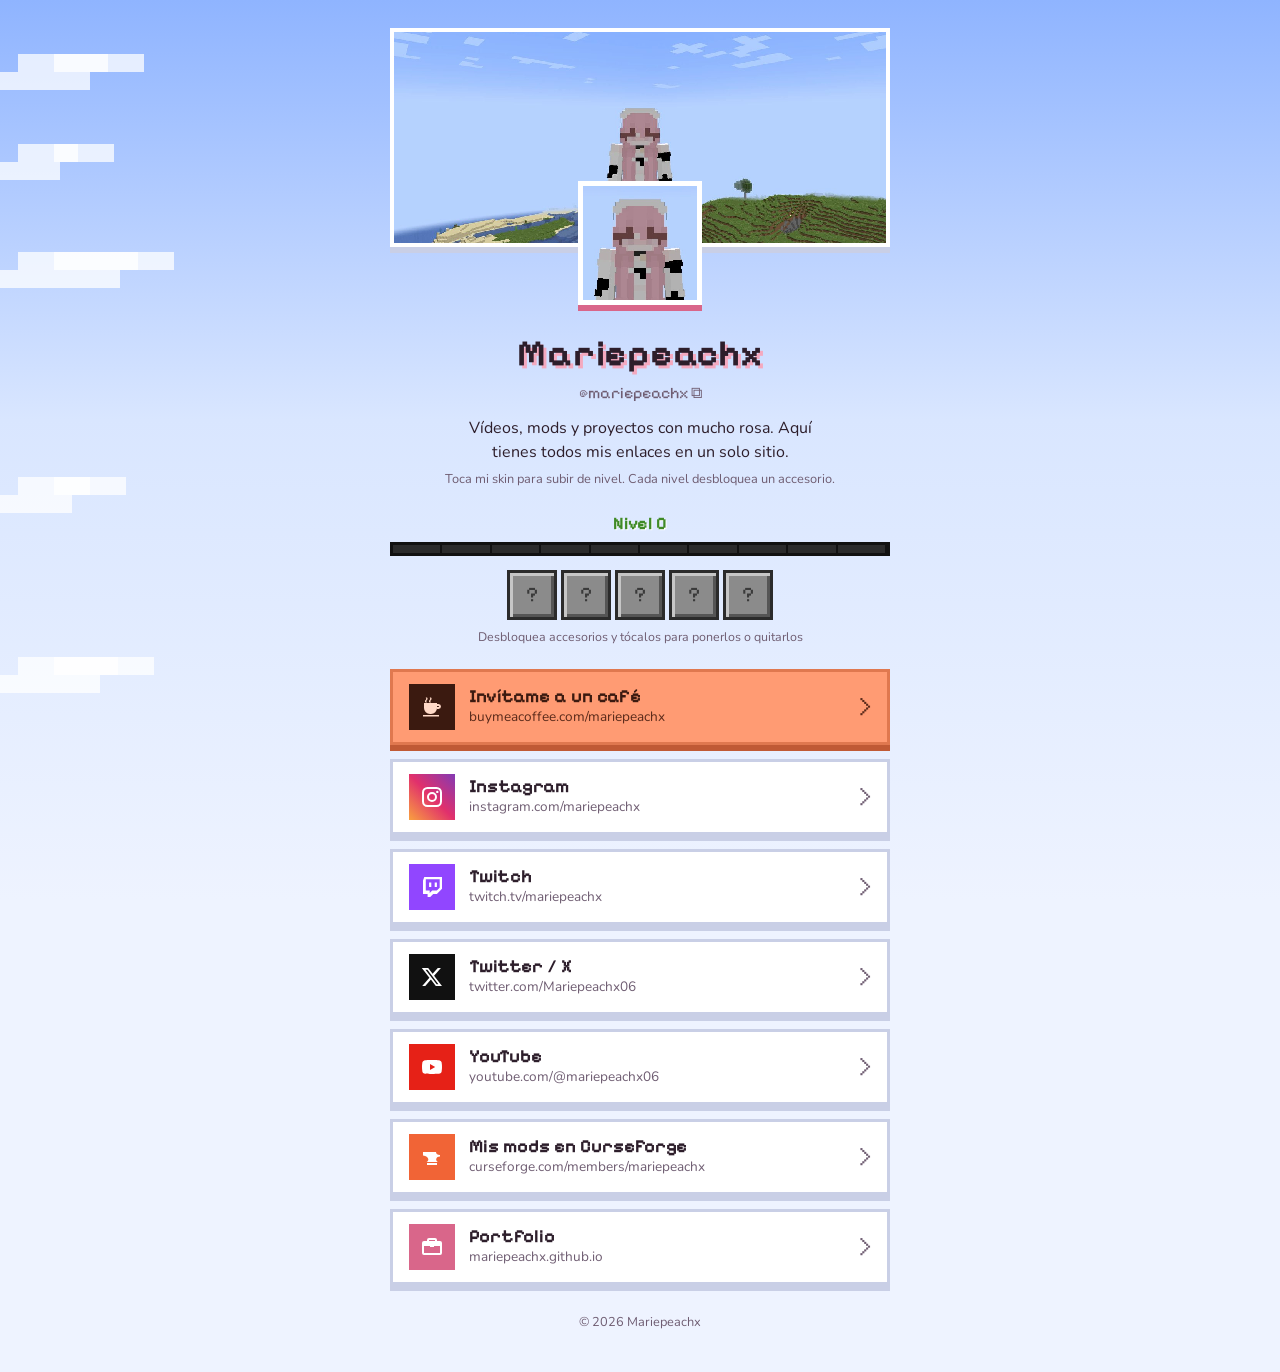
<file: links/index.html>
<!doctype html>
<html lang="es">
<head>
<meta charset="utf-8">
<meta name="viewport" content="width=device-width, initial-scale=1, viewport-fit=cover">
<meta name="description" content="Todos los enlaces de Mariepeachx: YouTube, Twitch, Instagram, Twitter, CurseForge, portfolio y apoyo.">
<meta property="og:title" content="Mariepeachx">
<meta property="og:description" content="Todos mis enlaces en un solo sitio.">
<meta property="og:image" content="https://mariepeachx.github.io/links/avatar.jpg">
<link rel="icon" href="avatar.jpg">
<style>[hidden]{display:none!important} img{max-width:100%}</style>
<title>Mariepeachx Links</title>
<link rel="preconnect" href="https://fonts.googleapis.com">
<link rel="stylesheet" href="https://fonts.googleapis.com/css2?family=Pixelify+Sans:wght@500;700&family=Nunito:wght@400;600;700;800&display=swap">
<style>
/* Layout: columna única. Portada con la captura del mundo, avatar pixelado encima, barra de XP y botones de bloque que se inclinan al pasar el ratón */
:root {
  --sky1: #8fb4ff;
  --sky2: #d9e6ff;
  --bg: #eef3ff;
  --card: #ffffff;
  --fg: #2d1e2b;
  --muted: #6f5d72;
  --pink: #f4a9bf;
  --pink-deep: #d9668a;
  --peach: #ff9b73;
  --xp: #7ed957;
  --xp-dark: #3f8a26;
  --edge: #c9cfe6;
  --ring: rgba(217, 102, 138, .45);
  --pixel: "Pixelify Sans", "Courier New", monospace;
  --body: "Nunito", "Segoe UI", system-ui, sans-serif;
}
@media (prefers-color-scheme: dark) {
  :root:not([data-theme="light"]) {
    --sky1: #1d2346; --sky2: #2c2550; --bg: #171428; --card: #241f38; --fg: #f6eaf2; --muted: #b9a9c6;
    --pink: #f4a9bf; --pink-deep: #ff8fb3; --peach: #ffad8a; --xp: #8fe866; --xp-dark: #4c9a2f;
    --edge: #3a3358; --ring: rgba(255, 143, 179, .5);
    color-scheme: dark;
  }
}
:root[data-theme="dark"] {
  --sky1: #1d2346; --sky2: #2c2550; --bg: #171428; --card: #241f38; --fg: #f6eaf2; --muted: #b9a9c6;
  --pink: #f4a9bf; --pink-deep: #ff8fb3; --peach: #ffad8a; --xp: #8fe866; --xp-dark: #4c9a2f;
  --edge: #3a3358; --ring: rgba(255, 143, 179, .5);
  color-scheme: dark;
}
* { box-sizing: border-box; }
html, body { min-height: 100%; }
body {
  margin: 0;
  background: linear-gradient(180deg, var(--sky1) 0, var(--sky2) 420px, var(--bg) 900px);
  background-color: var(--bg);
  color: var(--fg);
  font-family: var(--body);
  font-size: 16px;
  line-height: 1.5;
  overflow-x: hidden;
  padding-left: max(16px, env(safe-area-inset-left, 0px));
  padding-right: max(16px, env(safe-area-inset-right, 0px));
  padding-block: 28px 40px;
}

/* nubes pixeladas */
.clouds { position: fixed; inset: 0; pointer-events: none; z-index: 0; overflow: hidden; }
.cloud {
  position: absolute; height: 18px; background: rgba(255,255,255,.75);
  box-shadow: 18px -18px 0 rgba(255,255,255,.75), 54px -18px 0 rgba(255,255,255,.75);
  animation: drift linear infinite;
}
:root[data-theme="dark"] .cloud { background: rgba(255,255,255,.08); box-shadow: 18px -18px 0 rgba(255,255,255,.08), 54px -18px 0 rgba(255,255,255,.08); }
@media (prefers-color-scheme: dark) { :root:not([data-theme="light"]) .cloud { background: rgba(255,255,255,.08); box-shadow: 18px -18px 0 rgba(255,255,255,.08), 54px -18px 0 rgba(255,255,255,.08); } }
@keyframes drift { from { transform: translateX(-200px); } to { transform: translateX(110vw); } }

main { position: relative; z-index: 1; max-width: 500px; margin: 0 auto; display: flex; flex-direction: column; gap: 22px; }

/* portada + avatar */
.hero { position: relative; }
.banner {
  display: block; width: 100%; aspect-ratio: 16 / 7; max-width: 100%;
  object-fit: cover; object-position: 50% 62%;
  border: 4px solid #fff; box-shadow: 0 6px 0 var(--edge);
  image-rendering: pixelated;
}
.avatar-btn {
  position: absolute; left: 50%; bottom: -58px; transform: translateX(-50%);
  width: 124px; height: 124px; padding: 0; border: 5px solid #fff; border-radius: 0;
  background: var(--pink); cursor: pointer;
  box-shadow: 0 6px 0 var(--pink-deep);
  transition: transform .12s ease, box-shadow .12s ease;
}
.avatar-btn img { width: 100%; height: 100%; display: block; image-rendering: pixelated; }
.avatar-btn:hover { transform: translateX(-50%) translateY(-3px) rotate(-3deg); }
.avatar-btn:active { transform: translateX(-50%) translateY(3px); box-shadow: 0 2px 0 var(--pink-deep); }
.avatar-btn:focus-visible { outline: 4px solid var(--ring); outline-offset: 4px; }
.avatar-btn.boing { animation: boing .45s ease; }
@keyframes boing { 0%{transform:translateX(-50%) scale(1)} 30%{transform:translateX(-50%) scale(1.12,.9)} 60%{transform:translateX(-50%) scale(.95,1.08)} 100%{transform:translateX(-50%) scale(1)} }

.head { margin-top: 64px; display: flex; flex-direction: column; align-items: center; gap: 6px; text-align: center; }
h1 {
  font-family: var(--pixel); font-weight: 700; font-size: 2.3rem; line-height: 1.1; margin: 0;
  color: var(--fg); text-shadow: 3px 3px 0 var(--pink);
  letter-spacing: .02em;
}
.handle {
  font-family: var(--pixel); font-size: 1rem; color: var(--muted);
  background: none; border: 0; cursor: pointer; padding: 4px 8px; border-radius: 6px;
}
.handle:hover { color: var(--pink-deep); }
.handle:focus-visible { outline: 3px solid var(--ring); }
.bio { margin: 4px 0 0; max-width: 36ch; }
.hint { margin: 0; font-size: .8rem; color: var(--muted); }

/* barra de XP */
.xp { width: 100%; display: flex; flex-direction: column; align-items: center; gap: 4px; }
.lvl { font-family: var(--pixel); font-weight: 700; color: var(--xp-dark); font-size: 1.1rem; text-shadow: 1px 1px 0 #fff; min-height: 1.4em; }
.bar { width: 100%; height: 14px; background: #2b2b2b; border: 3px solid #111; position: relative; }
.bar i { display: block; height: 100%; width: 0%; background: var(--xp); box-shadow: inset 0 -3px 0 var(--xp-dark); transition: width .25s ease; }
.bar::after { content: ""; position: absolute; inset: 0; background: repeating-linear-gradient(90deg, transparent 0 calc(10% - 2px), #111 calc(10% - 2px) 10%); }

/* accesorios sobre la skin */
.gear { position: absolute; inset: 0; width: 100%; height: 100%; overflow: visible; pointer-events: none; }
.gear g { transform-box: fill-box; transform-origin: center; }
.gear .new { animation: pop .5s cubic-bezier(.3,1.6,.5,1); }
@keyframes pop { from { transform: scale(0) rotate(-20deg); opacity: 0; } to { transform: scale(1); opacity: 1; } }
.gear .flap { animation: flap .35s ease-in-out infinite alternate, float 2.4s ease-in-out infinite; }
@keyframes flap { from { transform: scaleX(1); } to { transform: scaleX(.45); } }
@keyframes float { 50% { translate: 0 -1px; } }
.gear .tw rect { animation: tw 1.6s ease-in-out infinite; }
.gear .tw:nth-child(odd) rect { animation-delay: -.8s; }
@keyframes tw { 50% { opacity: .15; } }

.hotbar { display: flex; gap: 4px; justify-content: center; margin-top: 10px; flex-wrap: wrap; }
.slot {
  width: 50px; height: 50px; padding: 6px;
  background: #8b8b8b; border: 3px solid #2b2b2b;
  box-shadow: inset 3px 3px 0 #c6c6c6, inset -3px -3px 0 #555;
  display: grid; place-items: center; cursor: pointer; position: relative;
  font-family: var(--pixel); color: #3a3a3a; font-size: 1.3rem;
}
.slot svg { width: 100%; height: 100%; }
.slot[disabled] { cursor: default; }
.slot.on { outline: 3px solid #fff; outline-offset: -1px; box-shadow: inset 3px 3px 0 #c6c6c6, inset -3px -3px 0 #555, 0 0 0 3px #2b2b2b; }
.slot.off svg { opacity: .35; }
.slot:focus-visible { outline: 3px solid var(--ring); }
.slot small { position: absolute; right: 2px; bottom: 0; font-size: .65rem; color: #fff; text-shadow: 1px 1px 0 #222; }
.hotbar-note { margin: 4px 0 0; font-size: .78rem; color: var(--muted); text-align: center; }
.reset { font: inherit; font-size: .78rem; color: var(--muted); background: none; border: 0; text-decoration: underline; cursor: pointer; padding: 2px 6px; }

/* enlaces */
.links { list-style: none; margin: 0; padding: 0; display: flex; flex-direction: column; gap: 14px; perspective: 800px; }
.link {
  --rx: 0deg; --ry: 0deg;
  display: flex; align-items: center; gap: 14px; width: 100%;
  padding: 12px 16px; min-width: 0;
  background: var(--card); color: var(--fg); text-decoration: none; text-align: left;
  border: 3px solid var(--edge); border-radius: 0;
  box-shadow: 0 6px 0 var(--edge);
  font: inherit; cursor: pointer;
  transform: rotateX(var(--rx)) rotateY(var(--ry));
  transition: transform .12s ease, box-shadow .12s ease, border-color .12s ease;
  position: relative; overflow: hidden;
}
.link::before {
  content: ""; position: absolute; top: 0; bottom: 0; width: 40%; left: -60%;
  background: linear-gradient(100deg, transparent, rgba(255,255,255,.45), transparent);
  transform: skewX(-20deg); transition: left .5s ease;
}
.link:hover::before { left: 120%; }
.link:hover { border-color: var(--pink); }
.link:active { transform: translateY(4px); box-shadow: 0 2px 0 var(--edge); }
.link:focus-visible { outline: 4px solid var(--ring); outline-offset: 3px; }
.ico { flex: none; width: 46px; height: 46px; display: grid; place-items: center; color: #fff; }
.ico svg { width: 24px; height: 24px; fill: currentColor; }
.txt { display: flex; flex-direction: column; min-width: 0; flex: 1; }
.txt b { font-family: var(--pixel); font-weight: 700; font-size: 1.15rem; line-height: 1.2; }
.txt span { font-size: .85rem; color: var(--muted); overflow: hidden; text-overflow: ellipsis; white-space: nowrap; }
.arrow { flex: none; font-family: var(--pixel); font-size: 1.3rem; color: var(--muted); transition: transform .15s ease; }
.link:hover .arrow { transform: translateX(4px); color: var(--pink-deep); }

.featured { background: var(--peach); border-color: #e0784f; box-shadow: 0 6px 0 #c05a35; color: #3b1a10; }
.featured .txt span, .featured .arrow { color: #5a2a1a; }
.featured:active { box-shadow: 0 2px 0 #c05a35; }
.featured .ico { background: #3b1a10; color: #ffd9c7; }
.ig { background: linear-gradient(45deg, #f9a03f, #e1306c 50%, #833ab4); }
.yt { background: #e62117; }
.tw { background: #9146ff; }
.x { background: #111111; }
.cf { background: #f16436; }
.pf { background: var(--pink-deep); }
.tag { font-family: var(--pixel); font-size: .7rem; background: var(--pink); color: #3b1a2a; padding: 1px 6px; margin-left: 6px; vertical-align: middle; }

.foot { text-align: center; color: var(--muted); font-size: .8rem; margin: 6px 0 0; }

/* partículas y aviso */
.fx { position: fixed; inset: 0; pointer-events: none; z-index: 5; }
.p { position: fixed; width: 12px; height: 12px; will-change: transform, opacity; }
.toast {
  position: fixed; left: 50%; bottom: calc(24px + env(safe-area-inset-bottom, 0px)); z-index: 6;
  transform: translateX(-50%) translateY(20px); opacity: 0;
  background: #2b2b2b; color: #fff; border: 3px solid #111;
  font-family: var(--pixel); padding: 8px 14px; max-width: calc(100vw - 32px); text-align: center;
  transition: opacity .2s ease, transform .2s ease;
}
.toast.on { opacity: 1; transform: translateX(-50%) translateY(0); }

@media (max-width: 420px) {
  h1 { font-size: 1.9rem; }
  .avatar-btn { width: 108px; height: 108px; bottom: -50px; }
  .head { margin-top: 56px; }
}
@media (prefers-reduced-motion: reduce) {
  .cloud { animation: none; }
  .link, .avatar-btn, .arrow { transition: none; }
  .link::before { display: none; }
  .avatar-btn.boing { animation: none; }
}
</style>
</head>
<body>
<div class="clouds" aria-hidden="true">
  <div class="cloud" style="top:8%;width:90px;animation-duration:70s;animation-delay:-10s"></div>
  <div class="cloud" style="top:18%;width:60px;animation-duration:95s;animation-delay:-50s"></div>
  <div class="cloud" style="top:30%;width:120px;animation-duration:80s;animation-delay:-30s"></div>
  <div class="cloud" style="top:55%;width:72px;animation-duration:110s;animation-delay:-70s"></div>
  <div class="cloud" style="top:75%;width:100px;animation-duration:90s;animation-delay:-5s"></div>
</div>

<main>
  <section class="hero">
    <img class="banner" src="portada.jpg" alt="Mariepeachx en un mundo de bloques, con el mar y una colina detrás">
    <button class="avatar-btn" id="avatar" type="button" aria-label="Toca a Mariepeachx para ganar XP">
      <img src="avatar.jpg" alt="">
      <svg class="gear" id="gear" viewBox="0 0 32 32" shape-rendering="crispEdges" aria-hidden="true"></svg>
    </button>
  </section>

  <header class="head">
    <h1>Mariepeachx</h1>
    <button class="handle" id="handle" type="button" title="Copiar usuario">@mariepeachx ⧉</button>
    <p class="bio">Vídeos, mods y proyectos con mucho rosa. Aquí tienes todos mis enlaces en un solo sitio.</p>
    <p class="hint">Toca mi skin para subir de nivel. Cada nivel desbloquea un accesorio.</p>
  </header>

  <div class="xp" aria-live="polite">
    <div class="lvl" id="lvl">Nivel 0</div>
    <div class="bar" role="progressbar" aria-label="Experiencia" aria-valuemin="0" aria-valuemax="100" id="bar"><i id="fill"></i></div>
    <div class="hotbar" id="hotbar" aria-label="Accesorios"></div>
    <p class="hotbar-note" id="hotnote">Desbloquea accesorios y tócalos para ponerlos o quitarlos</p>
    <button class="reset" id="reset" type="button" hidden>Empezar de nuevo</button>
  </div>

  <ul class="links">
    <li>
      <a class="link featured" href="https://buymeacoffee.com/mariepeachx" target="_blank" rel="noopener">
        <span class="ico"><svg viewBox="0 0 24 24"><path d="M4 8h13v5a6 6 0 0 1-6 6H10a6 6 0 0 1-6-6V8zm13 1h1.5a2.5 2.5 0 0 1 0 5H17v-2h1.5a.5.5 0 0 0 0-1H17V9zM7 2.5c.8.8.8 1.7 0 2.5s-.8 1.7 0 2.5H5.6c-.8-.8-.8-1.7 0-2.5s.8-1.7 0-2.5H7zm4 0c.8.8.8 1.7 0 2.5s-.8 1.7 0 2.5H9.6c-.8-.8-.8-1.7 0-2.5s.8-1.7 0-2.5H11zM3 20h16v1.5H3z"/></svg></span>
        <span class="txt"><b>Invítame a un café</b><span>buymeacoffee.com/mariepeachx</span></span>
        <span class="arrow" aria-hidden="true">&gt;</span>
      </a>
    </li>
    <li>
      <a class="link" href="https://www.instagram.com/mariepeachx/" target="_blank" rel="noopener">
        <span class="ico ig"><svg viewBox="0 0 24 24"><path d="M7.5 2h9A5.5 5.5 0 0 1 22 7.5v9a5.5 5.5 0 0 1-5.5 5.5h-9A5.5 5.5 0 0 1 2 16.5v-9A5.5 5.5 0 0 1 7.5 2zm0 2A3.5 3.5 0 0 0 4 7.5v9A3.5 3.5 0 0 0 7.5 20h9a3.5 3.5 0 0 0 3.5-3.5v-9A3.5 3.5 0 0 0 16.5 4h-9zM12 7a5 5 0 1 1 0 10 5 5 0 0 1 0-10zm0 2a3 3 0 1 0 0 6 3 3 0 0 0 0-6zm5.3-3.3a1.2 1.2 0 1 1 0 2.4 1.2 1.2 0 0 1 0-2.4z"/></svg></span>
        <span class="txt"><b>Instagram</b><span>instagram.com/mariepeachx</span></span>
        <span class="arrow" aria-hidden="true">&gt;</span>
      </a>
    </li>
    <li>
      <a class="link" href="https://www.twitch.tv/mariepeachx" target="_blank" rel="noopener">
        <span class="ico tw"><svg viewBox="0 0 24 24"><path d="M4.3 2 3 5.4V19h4.6v3h2.6l3-3h3.7L22 13.8V2H4.3zm15.4 10.7-2.9 2.9h-4.6l-2.5 2.5v-2.5H5.8V4.2h13.9v8.5zM16.9 7.5v4.6h-2.2V7.5h2.2zm-5.6 0v4.6H9.1V7.5h2.2z"/></svg></span>
        <span class="txt"><b>Twitch</b><span>twitch.tv/mariepeachx</span></span>
        <span class="arrow" aria-hidden="true">&gt;</span>
      </a>
    </li>
    <li>
      <a class="link" href="https://twitter.com/Mariepeachx06" target="_blank" rel="noopener">
        <span class="ico x"><svg viewBox="0 0 24 24"><path d="M17.8 3h3.1l-6.8 7.7L22 21h-6.2l-4.9-6.4L5.3 21H2.2l7.2-8.3L1.8 3h6.4l4.4 5.8L17.8 3zm-1.1 16.2h1.7L7.4 4.7H5.5l11.2 14.5z"/></svg></span>
        <span class="txt"><b>Twitter / X</b><span>twitter.com/Mariepeachx06</span></span>
        <span class="arrow" aria-hidden="true">&gt;</span>
      </a>
    </li>
    <li>
      <a class="link" href="https://www.youtube.com/@mariepeachx06" target="_blank" rel="noopener">
        <span class="ico yt"><svg viewBox="0 0 24 24"><path d="M21.6 7.2a2.5 2.5 0 0 0-1.8-1.8C18.2 5 12 5 12 5s-6.2 0-7.8.4A2.5 2.5 0 0 0 2.4 7.2 26 26 0 0 0 2 12a26 26 0 0 0 .4 4.8 2.5 2.5 0 0 0 1.8 1.8C5.8 19 12 19 12 19s6.2 0 7.8-.4a2.5 2.5 0 0 0 1.8-1.8A26 26 0 0 0 22 12a26 26 0 0 0-.4-4.8zM10 15V9l5.2 3L10 15z"/></svg></span>
        <span class="txt"><b>YouTube</b><span>youtube.com/@mariepeachx06</span></span>
        <span class="arrow" aria-hidden="true">&gt;</span>
      </a>
    </li>
    <li>
      <a class="link" href="https://www.curseforge.com/members/mariepeachx/projects" target="_blank" rel="noopener">
        <span class="ico cf"><svg viewBox="0 0 24 24"><path d="M3 7h13c0 2 1.5 3 4 3v1.5c-2 0-3.2.8-3.7 2.2-.4 1.3.2 2.6 1.7 3.3H6.5c1.5-.7 2.1-2 1.7-3.3C7.8 12.3 6.3 11 3 10.5V7zm4 11h10v2H7z"/></svg></span>
        <span class="txt"><b>Mis mods en CurseForge</b><span>curseforge.com/members/mariepeachx</span></span>
        <span class="arrow" aria-hidden="true">&gt;</span>
      </a>
    </li>
    <li>
      <a class="link" href="https://mariepeachx.github.io" target="_blank" rel="noopener">
        <span class="ico pf"><svg viewBox="0 0 24 24"><path d="M9 3h6a2 2 0 0 1 2 2v1h3a2 2 0 0 1 2 2v10a2 2 0 0 1-2 2H4a2 2 0 0 1-2-2V8a2 2 0 0 1 2-2h3V5a2 2 0 0 1 2-2zm0 3h6V5H9v1zm-5 5v7h16v-7h-6v1h-4v-1H4z"/></svg></span>
        <span class="txt"><b>Portfolio</b><span>mariepeachx.github.io</span></span>
        <span class="arrow" aria-hidden="true">&gt;</span>
      </a>
    </li>
  </ul>

  <p class="foot">© 2026 Mariepeachx</p>
</main>

<div class="fx" id="fx" aria-hidden="true"></div>
<div class="toast" id="toast" role="status"></div>

<script>
(function () {
  var reduce = window.matchMedia && matchMedia('(prefers-reduced-motion: reduce)').matches;
  var toastEl = document.getElementById('toast'), toastT;
  function toast(msg) {
    toastEl.textContent = msg; toastEl.classList.add('on');
    clearTimeout(toastT); toastT = setTimeout(function () { toastEl.classList.remove('on'); }, 1800);
  }

  // partículas pixeladas
  var colors = ['#f4a9bf', '#ff9b73', '#7ed957', '#ffffff', '#d9668a'];
  function burst(x, y, n) {
    if (reduce) return;
    var fx = document.getElementById('fx');
    for (var i = 0; i < n; i++) {
      var p = document.createElement('div');
      p.className = 'p';
      p.style.left = x + 'px'; p.style.top = y + 'px';
      p.style.background = colors[i % colors.length];
      var s = 6 + Math.random() * 8; p.style.width = p.style.height = s + 'px';
      fx.appendChild(p);
      var a = Math.random() * Math.PI * 2, d = 60 + Math.random() * 110;
      var dx = Math.cos(a) * d, dy = Math.sin(a) * d - 60;
      p.animate([
        { transform: 'translate(0,0) rotate(0)', opacity: 1 },
        { transform: 'translate(' + dx + 'px,' + (dy + 140) + 'px) rotate(' + (Math.random() * 360) + 'deg)', opacity: 0 }
      ], { duration: 800 + Math.random() * 500, easing: 'cubic-bezier(.2,.7,.4,1)' }).onfinish = (function (el) { return function () { el.remove(); }; })(p);
    }
  }

  // accesorios en pixel art sobre una rejilla de 32x32 que cubre la skin
  var PAL = { p: '#ff6fa3', y: '#ffd23f', g: '#4f9a63', r: '#ff3d6e', k: '#2d1e2b', w: '#ffffff',
              Y: '#ffcc33', o: '#d99a1e', b: '#5ab0ff', v: '#9b7bff', V: '#c7b5ff', h: '#ffe9f2' };
  var ITEMS = [
    { id: 'flor', name: 'Flor', x: 22, y: 4, map: ['.p.p.', 'ppypp', '.ppp.', '..g..', '.gg..'] },
    { id: 'mariposa', name: 'Mariposa', x: 1, y: 18, cls: 'flap', map: ['vv.vv', 'VvkvV', '.vkv.', 'vVkVv', 'v...v'] },
    { id: 'gafas', name: 'Gafas de corazón', x: 9, y: 12, map: ['rh.rr....rh.rr', 'rrrrrkkkkrrrrr', '.rrr......rrr.', '..r........r..'] },
    { id: 'corona', name: 'Corona', x: 10, y: -2, map: ['Y....YY....Y', 'YY..YYYY..YY', 'YYYYYYYYYYYY', 'YrYYYbbYYYrY', 'oooooooooooo'] },
    { id: 'brillos', name: 'Brillos', sparkle: true, x: 0, y: 0,
      spots: [[0, 3], [27, 1], [29, 15], [1, 26], [26, 27]], map: ['.w.', 'wyw', '.w.'] }
  ];
  function rects(map, ox, oy) {
    var s = '';
    map.forEach(function (row, r) {
      for (var c = 0; c < row.length; c++) {
        var ch = row[c];
        if (PAL[ch]) s += '<rect x="' + (ox + c) + '" y="' + (oy + r) + '" width="1.02" height="1.02" fill="' + PAL[ch] + '"/>';
      }
    });
    return s;
  }
  function itemSvg(it) {
    if (it.sparkle) return it.spots.map(function (p) { return '<g class="tw">' + rects(it.map, p[0], p[1]) + '</g>'; }).join('');
    return rects(it.map, it.x, it.y);
  }
  function iconSvg(it) {
    var w = it.map[0].length, h = it.map.length, m = Math.max(w, h);
    var ox = it.sparkle ? 0 : it.x, oy = it.sparkle ? 0 : it.y;
    var vb = (ox - (m - w) / 2) + ' ' + (oy - (m - h) / 2) + ' ' + m + ' ' + m;
    return '<svg viewBox="' + vb + '" shape-rendering="crispEdges">' + rects(it.map, ox, oy) + '</svg>';
  }

  // XP al tocar la skin
  var xp = 0, level = 0, hiddenItems = {};
  try {
    var saved = JSON.parse(localStorage.getItem('mp-xp') || 'null');
    if (saved) { xp = saved.xp | 0; level = saved.level | 0; hiddenItems = saved.hidden || {}; }
  } catch (e) {}
  function save() { try { localStorage.setItem('mp-xp', JSON.stringify({ xp: xp, level: level, hidden: hiddenItems })); } catch (e) {} }
  var fill = document.getElementById('fill'), lvl = document.getElementById('lvl'), bar = document.getElementById('bar');
  var gear = document.getElementById('gear'), hotbar = document.getElementById('hotbar');
  var resetBtn = document.getElementById('reset');
  var maxLevel = ITEMS.length;
  if (level > maxLevel) { level = maxLevel; xp = 0; }

  function renderGear(newId) {
    // orden de capas: brillos y mariposa detrás, corona encima
    var order = ['brillos', 'mariposa', 'flor', 'gafas', 'corona'];
    gear.innerHTML = order.map(function (id) {
      var i = ITEMS.findIndex(function (it) { return it.id === id; }), it = ITEMS[i];
      if (i >= level || hiddenItems[id]) return '';
      var cls = [it.cls || '', id === newId && !reduce ? 'new' : ''].join(' ').trim();
      return '<g data-id="' + id + '"' + (cls ? ' class="' + cls + '"' : '') + '>' + itemSvg(it) + '</g>';
    }).join('');
  }
  function renderHotbar() {
    hotbar.innerHTML = '';
    ITEMS.forEach(function (it, i) {
      var b = document.createElement('button');
      b.type = 'button'; b.className = 'slot';
      if (i < level) {
        var on = !hiddenItems[it.id];
        b.classList.add(on ? 'on' : 'off');
        b.innerHTML = iconSvg(it) + '<small>' + (i + 1) + '</small>';
        b.title = it.name + (on ? ' (puesto)' : ' (quitado)');
        b.setAttribute('aria-label', it.name + (on ? ', puesto. Toca para quitar' : ', quitado. Toca para poner'));
        b.addEventListener('click', function () {
          hiddenItems[it.id] = !hiddenItems[it.id];
          if (!hiddenItems[it.id]) delete hiddenItems[it.id];
          save(); renderGear(hiddenItems[it.id] ? null : it.id); renderHotbar();
        });
      } else {
        b.disabled = true; b.textContent = '?';
        b.title = 'Se desbloquea en el nivel ' + (i + 1);
        b.setAttribute('aria-label', 'Bloqueado hasta el nivel ' + (i + 1));
      }
      hotbar.appendChild(b);
    });
  }
  function render(newId) {
    var full = level >= maxLevel;
    fill.style.width = (full ? 100 : xp) + '%'; bar.setAttribute('aria-valuenow', full ? 100 : xp);
    lvl.textContent = full ? 'Nivel ' + level + ' · ¡Skin completa!' : 'Nivel ' + level;
    resetBtn.hidden = level === 0 && xp === 0;
    renderGear(newId); renderHotbar();
  }
  render();
  resetBtn.addEventListener('click', function () {
    xp = 0; level = 0; hiddenItems = {}; save(); render(); toast('Vuelves al nivel 0');
  });
  var av = document.getElementById('avatar');
  av.addEventListener('click', function (e) {
    var r = av.getBoundingClientRect();
    burst(r.left + r.width / 2, r.top + r.height / 2, 14);
    av.classList.remove('boing'); void av.offsetWidth; av.classList.add('boing');
    if (level >= maxLevel) { toast('¡Ya tienes todos los accesorios!'); return; }
    xp += 20;
    var newId = null;
    if (xp >= 100) {
      xp = 0; level++;
      var it = ITEMS[level - 1]; newId = it.id;
      burst(r.left + r.width / 2, r.top + r.height / 2, 36);
      toast('Nivel ' + level + ': desbloqueas ' + it.name.toLowerCase());
    }
    if (newId) render(newId);
    else {
      fill.style.width = xp + '%'; bar.setAttribute('aria-valuenow', xp);
      resetBtn.hidden = false;
    }
    save();
  });

  // copiar usuario
  document.getElementById('handle').addEventListener('click', function () {
    var t = '@mariepeachx';
    var done = function () { toast('Usuario copiado'); };
    if (navigator.clipboard && navigator.clipboard.writeText) {
      navigator.clipboard.writeText(t).then(done, function () { toast(t); });
    } else { toast(t); }
  });

  // inclinación 3D de los botones
  if (!reduce) {
    document.querySelectorAll('.link').forEach(function (el) {
      el.addEventListener('pointermove', function (e) {
        if (e.pointerType !== 'mouse') return;
        var r = el.getBoundingClientRect();
        var x = (e.clientX - r.left) / r.width - .5, y = (e.clientY - r.top) / r.height - .5;
        el.style.setProperty('--ry', (x * 8) + 'deg');
        el.style.setProperty('--rx', (-y * 10) + 'deg');
      });
      el.addEventListener('pointerleave', function () {
        el.style.setProperty('--ry', '0deg'); el.style.setProperty('--rx', '0deg');
      });
      el.addEventListener('click', function (e) {
        if (el.tagName === 'A') burst(e.clientX || 0, e.clientY || 0, 8);
      });
    });
  }
})();
</script>

</body>
</html>
</file>
